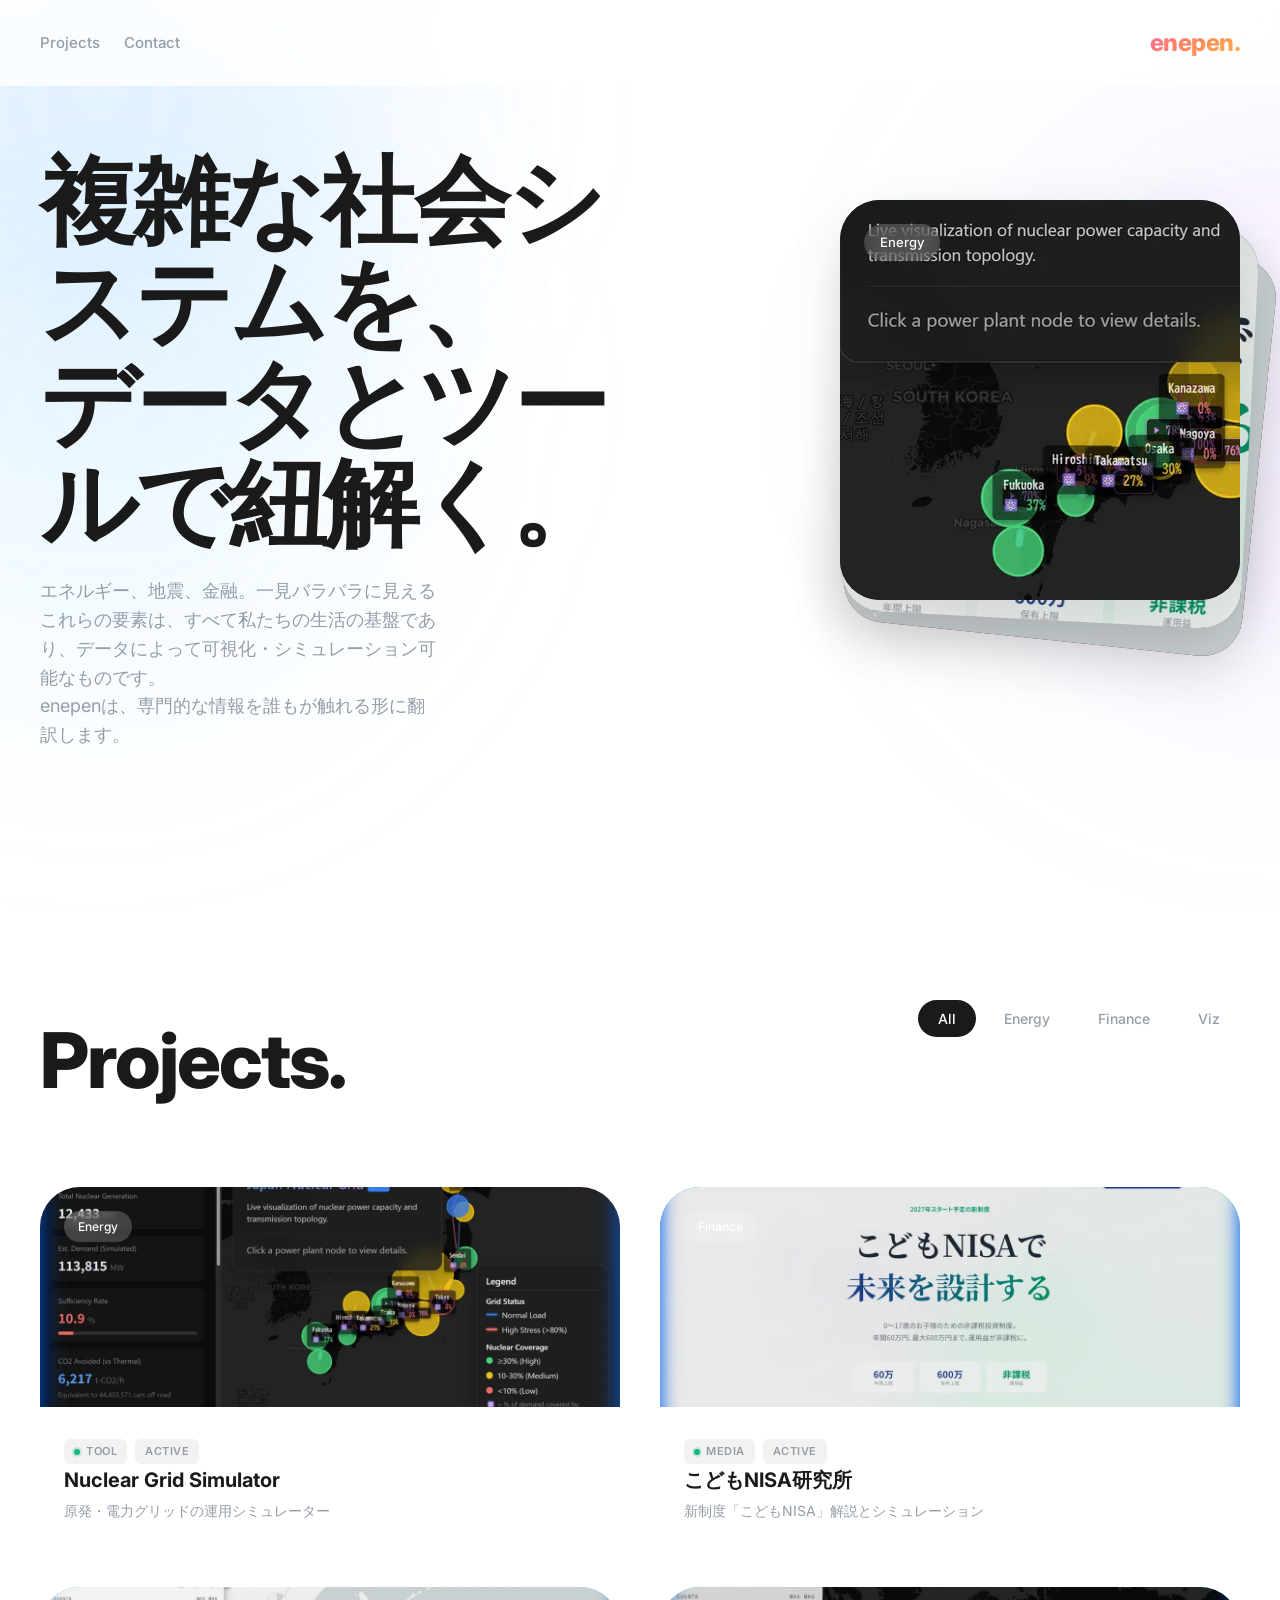
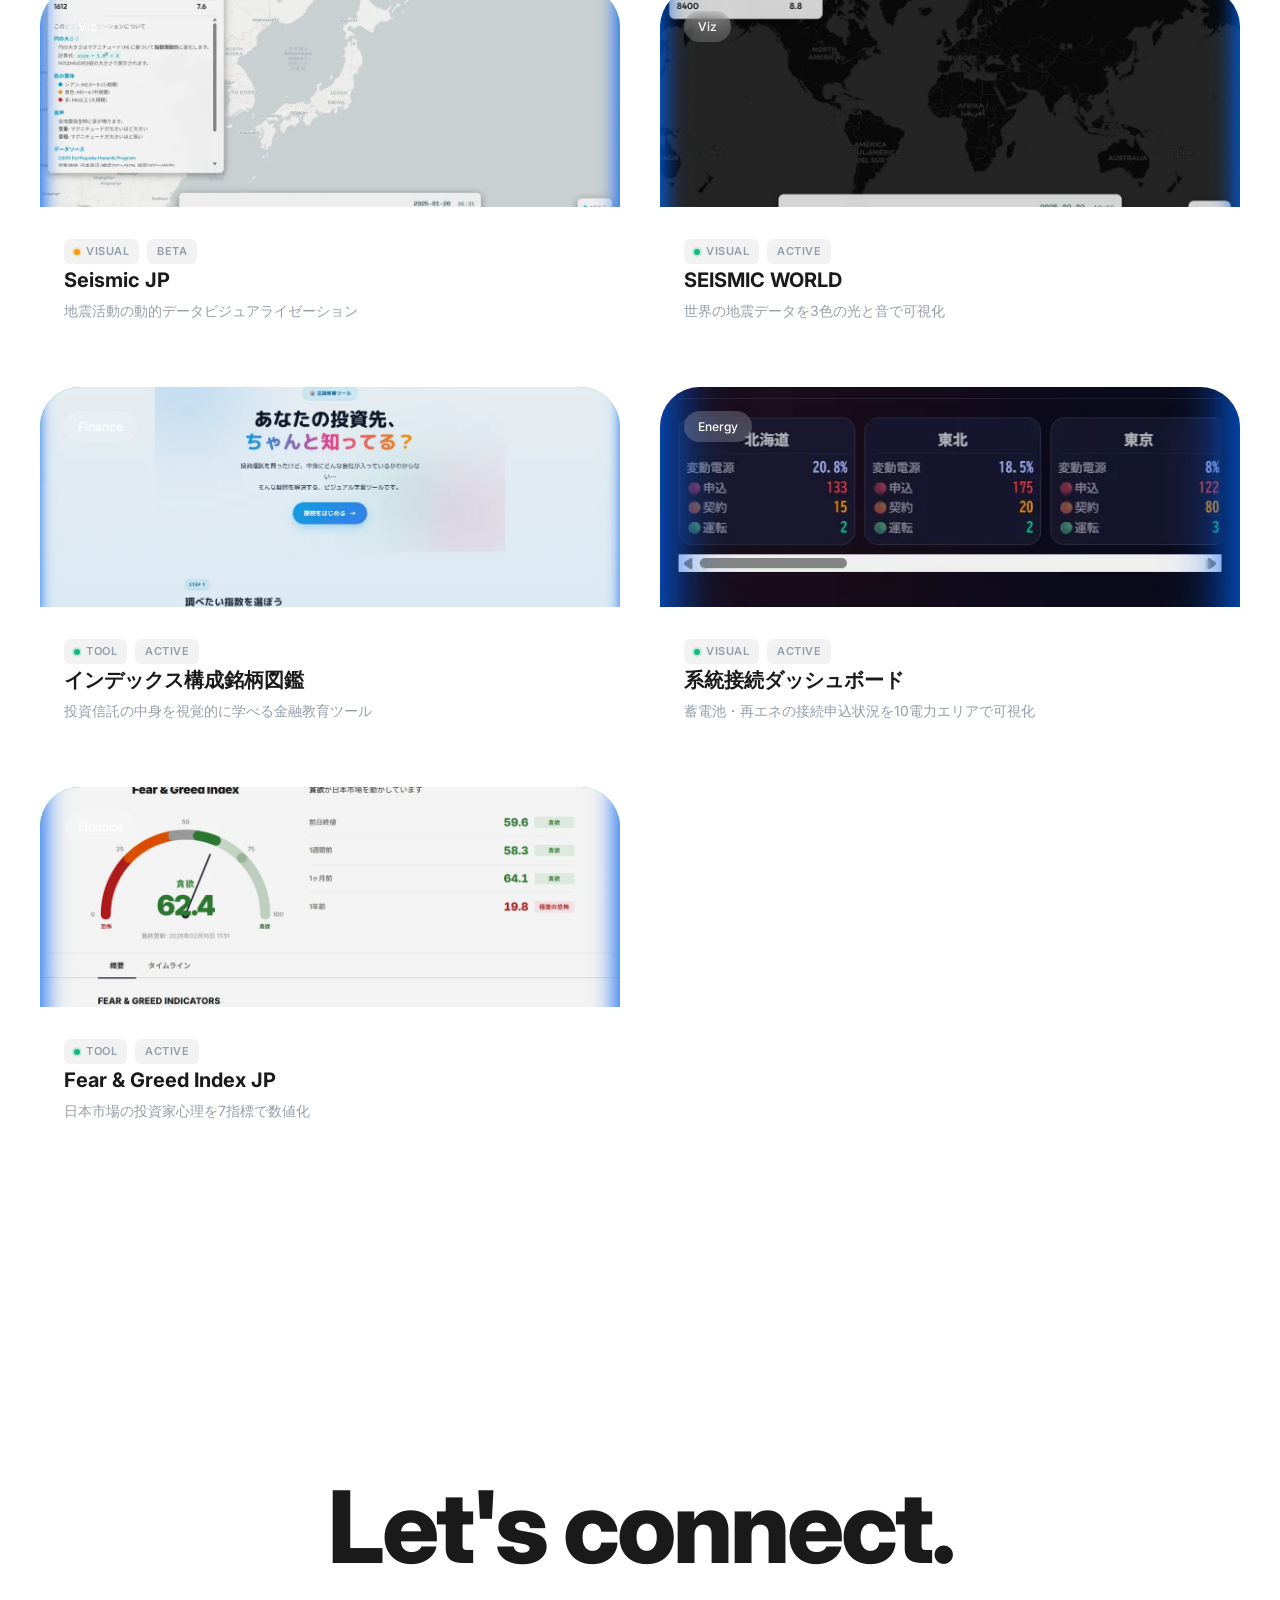
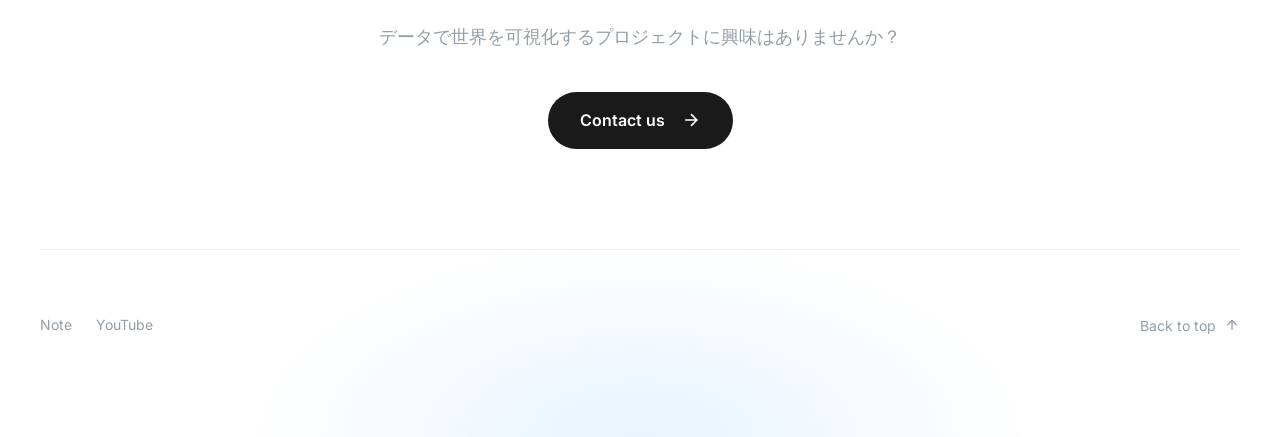
<file: index.html>
<!DOCTYPE html>
<html lang="ja">

<head>
    <meta charset="UTF-8">
    <meta name="viewport" content="width=device-width, initial-scale=1.0">
    <title>enepen｜エネルギー・地震・金融データの可視化ツール集</title>
    <meta name="description" content="複雑な社会システムを、データとツールで紐解く。原子力・電力系統シミュレーター、系統用蓄電池の接続状況、日本と世界の地震マップ、こどもNISA、Fear &amp; Greed Index JP（恐怖と貪欲指数）など、エネルギー・地震・金融の可視化ツールを無料で公開しています。">

    <!-- OGP Tags -->
    <meta property="og:title" content="enepen｜エネルギー・地震・金融データの可視化ツール集">
    <meta property="og:description" content="複雑な社会システムを、データとツールで紐解く。エネルギー、地震、金融などのインフラを可視化・シミュレーションします。">
    <meta property="og:type" content="website">
    <meta property="og:image" content="https://enepen.vercel.app/assets/ogp-image.jpg">
    <meta property="og:image:width" content="1200">
    <meta property="og:image:height" content="630">
    <meta property="og:image:alt" content="enepen. 複雑な社会システムを、データとツールで紐解く">
    <meta property="og:url" content="https://enepen.vercel.app/">
    <meta property="og:site_name" content="enepen">
    <meta property="og:locale" content="ja_JP">
    <meta name="twitter:card" content="summary_large_image">
    <meta name="twitter:image" content="https://enepen.vercel.app/assets/ogp-image.jpg">
    <meta name="twitter:title" content="enepen｜エネルギー・地震・金融データの可視化ツール集">
    <meta name="twitter:description" content="複雑な社会システムを、データとツールで紐解く">

    <link rel="canonical" href="https://enepen.vercel.app/">
    <script type="application/ld+json">{"@context": "https://schema.org", "@graph": [{"@type": "WebSite", "name": "enepen", "alternateName": "エネペン", "url": "https://enepen.vercel.app/", "inLanguage": "ja", "description": "複雑な社会システムを、データとツールで紐解く。原子力・電力系統シミュレーター、系統用蓄電池の接続状況、日本と世界の地震マップ、こどもNISA、Fear & Greed Index JP（恐怖と貪欲指数）など、エネルギー・地震・金融の可視化ツールを無料で公開しています。"}, {"@type": "Person", "name": "enepen", "url": "https://enepen.vercel.app/", "sameAs": ["https://note.com/enepen", "https://github.com/kyosinaga628-lab", "https://www.youtube.com/@ENEPENChan"]}, {"@type": "ItemList", "itemListElement": [{"@type": "ListItem", "position": 1, "url": "https://enepen.vercel.app/projects/nuclear-grid-sim.html"}, {"@type": "ListItem", "position": 2, "url": "https://enepen.vercel.app/projects/kodomo-nisa.html"}, {"@type": "ListItem", "position": 3, "url": "https://enepen.vercel.app/projects/seismic-jp.html"}, {"@type": "ListItem", "position": 4, "url": "https://enepen.vercel.app/projects/seismic-world.html"}, {"@type": "ListItem", "position": 5, "url": "https://enepen.vercel.app/projects/index-tracker.html"}, {"@type": "ListItem", "position": 6, "url": "https://enepen.vercel.app/projects/grid-connection.html"}, {"@type": "ListItem", "position": 7, "url": "https://enepen.vercel.app/projects/fear-greed.html"}]}]}</script>

    <!-- Fonts -->
    <link rel="preconnect" href="https://fonts.googleapis.com">
    <link rel="preconnect" href="https://fonts.gstatic.com" crossorigin>
    <link
        href="https://fonts.googleapis.com/css2?family=Inter:wght@300;400;500;600;700;800&family=Noto+Sans+JP:wght@300;400;500;700&display=swap"
        rel="stylesheet">
    <link rel="stylesheet" href="styles.css">

    <!-- Favicon -->
    <link rel="icon" type="image/svg+xml" href="favicon.svg">
    <link rel="icon" type="image/png" sizes="32x32" href="assets/favicon-32x32.png">
    <link rel="apple-touch-icon" href="assets/apple-touch-icon.png">
</head>

<body>

    <!-- Header -->
    <header class="header">
        <nav class="nav">
            <div class="nav-left">
                <a href="#projects" class="nav-link">Projects</a>
                <a href="#contact" class="nav-link">Contact</a>
            </div>
            <div class="nav-right">
                <a href="./" class="logo">enepen.</a>
            </div>
        </nav>
    </header>

    <!-- Ambient Glow Effects -->
    <div class="glow glow-top-left"></div>
    <div class="glow glow-top-right"></div>
    <div class="glow glow-bottom-left"></div>

    <!-- Hero Section -->
    <section class="hero">
        <div class="hero-content">
            <h1 class="hero-title">複雑な社会システムを、<br>データとツールで紐解く。</h1>
            <p class="hero-subtitle">
                エネルギー、地震、金融。一見バラバラに見えるこれらの要素は、すべて私たちの生活の基盤であり、データによって可視化・シミュレーション可能なものです。<br>
                enepenは、専門的な情報を誰もが触れる形に翻訳します。
            </p>
        </div>
        <div class="card-stack">
            <div class="stack-card card-1">
                <span class="card-tag">Energy</span>
                <div class="card-preview">
                    <img width="1200" height="618" fetchpriority="high" decoding="async" src="assets/screenshot-nuclear-grid.webp" alt="原子力発電所と電力系統のシミュレーター画面"
                       >
                </div>
            </div>
            <div class="stack-card card-2">
                <span class="card-tag">Finance</span>
                <div class="card-preview">
                    <img width="1200" height="618" loading="lazy" decoding="async" src="assets/screenshot-kodomo-nisa.webp" alt="こどもNISAシミュレーション画面"
                       >
                </div>
            </div>
            <div class="stack-card card-3">
                <span class="card-tag">Viz</span>
                <div class="card-preview">
                    <img width="1200" height="618" loading="lazy" decoding="async" src="assets/screenshot-seismic-jp.webp" alt="日本の地震活動マップ画面"
                       >
                </div>
            </div>
        </div>
    </section>

    <!-- Work Section -->
    <section class="work" id="projects">
        <div class="work-header">
            <h2 class="section-title">Projects.</h2>
            <div class="filters">
                <button class="filter-btn active" data-filter="all">All</button>
                <button class="filter-btn" data-filter="energy">Energy</button>
                <button class="filter-btn" data-filter="finance">Finance</button>
                <button class="filter-btn" data-filter="viz">Viz</button>
            </div>
        </div>
        <div class="projects-grid">
            <!-- Project 1: Energy -->
            <a href="projects/nuclear-grid-sim.html" class="project-card" data-category="energy">
                <div class="project-image project-image-energy">
                    <img width="1200" height="618" loading="lazy" decoding="async" src="assets/screenshot-nuclear-grid.webp" alt="Nuclear Grid Simulator：原発・電力グリッド運用シミュレーター" class="project-thumb">
                    <span class="project-tag">Energy</span>
                </div>
                <div class="project-info">
                    <div class="meta-badges">
                        <span class="meta-badge status-active"><span class="status-dot"></span>Tool</span>
                        <span class="meta-badge">Active</span>
                    </div>
                    <h3 class="project-title">Nuclear Grid Simulator</h3>
                    <p class="project-desc">原発・電力グリッドの運用シミュレーター</p>
                </div>
            </a>
            <!-- Project 2: Finance -->
            <a href="projects/kodomo-nisa.html" class="project-card" data-category="finance">
                <div class="project-image project-image-finance">
                    <span class="project-tag">Finance</span>
                    <img width="1200" height="618" loading="lazy" decoding="async" src="assets/screenshot-kodomo-nisa.webp" alt="こどもNISA研究所：こどもNISAの解説とシミュレーション" class="project-thumb">
                </div>
                <div class="project-info">
                    <div class="meta-badges">
                        <span class="meta-badge status-active"><span class="status-dot"></span>Media</span>
                        <span class="meta-badge">Active</span>
                    </div>
                    <h3 class="project-title">こどもNISA研究所</h3>
                    <p class="project-desc">新制度「こどもNISA」解説とシミュレーション</p>
                </div>
            </a>
            <!-- Project 3: Viz -->
            <a href="projects/seismic-jp.html" class="project-card" data-category="viz">
                <div class="project-image project-image-viz">
                    <span class="project-tag">Viz</span>
                    <img width="1200" height="618" loading="lazy" decoding="async" src="assets/screenshot-seismic-jp.webp" alt="Seismic JP：日本の地震活動の可視化マップ" class="project-thumb">
                </div>
                <div class="project-info">
                    <div class="meta-badges">
                        <span class="meta-badge status-beta"><span class="status-dot"></span>Visual</span>
                        <span class="meta-badge">Beta</span>
                    </div>
                    <h3 class="project-title">Seismic JP</h3>
                    <p class="project-desc">地震活動の動的データビジュアライゼーション</p>
                </div>
            </a>
            <!-- Project 4: Viz - SEISMIC WORLD -->
            <a href="projects/seismic-world.html" class="project-card" data-category="viz">
                <div class="project-image project-image-viz">
                    <span class="project-tag">Viz</span>
                    <img width="1200" height="670" loading="lazy" decoding="async" src="assets/screenshot-seismic-world.webp" alt="SEISMIC WORLD：世界の地震データの可視化" class="project-thumb">
                </div>
                <div class="project-info">
                    <div class="meta-badges">
                        <span class="meta-badge status-active"><span class="status-dot"></span>Visual</span>
                        <span class="meta-badge">Active</span>
                    </div>
                    <h3 class="project-title">SEISMIC WORLD</h3>
                    <p class="project-desc">世界の地震データを3色の光と音で可視化</p>
                </div>
            </a>
            <!-- Project 4: Finance - Index Tracker -->
            <a href="projects/index-tracker.html" class="project-card" data-category="finance">
                <div class="project-image project-image-finance">
                    <span class="project-tag">Finance</span>
                    <img width="1200" height="569" loading="lazy" decoding="async" src="assets/screenshot-index-tracker.webp" alt="インデックス構成銘柄図鑑：投資信託の構成銘柄を可視化"
                        class="project-thumb">
                </div>
                <div class="project-info">
                    <div class="meta-badges">
                        <span class="meta-badge status-active"><span class="status-dot"></span>Tool</span>
                        <span class="meta-badge">Active</span>
                    </div>
                    <h3 class="project-title">インデックス構成銘柄図鑑</h3>
                    <p class="project-desc">投資信託の中身を視覚的に学べる金融教育ツール</p>
                </div>
            </a>
            <!-- Project 5: Energy - Grid Connection Dashboard -->
            <a href="projects/grid-connection.html" class="project-card" data-category="energy">
                <div class="project-image project-image-energy">
                    <span class="project-tag">Energy</span>
                    <img width="627" height="902" loading="lazy" decoding="async" src="assets/screenshot-grid-connection.webp" alt="系統接続ダッシュボード：蓄電池・再エネの接続申込状況"
                        class="project-thumb">
                </div>
                <div class="project-info">
                    <div class="meta-badges">
                        <span class="meta-badge status-active"><span class="status-dot"></span>Visual</span>
                        <span class="meta-badge">Active</span>
                    </div>
                    <h3 class="project-title">系統接続ダッシュボード</h3>
                    <p class="project-desc">蓄電池・再エネの接続申込状況を10電力エリアで可視化</p>
                </div>
            </a>
            <!-- Project 7: Finance - Fear & Greed Index JP -->
            <a href="projects/fear-greed.html" class="project-card" data-category="finance">
                <div class="project-image project-image-finance">
                    <span class="project-tag">Finance</span>
                    <img width="1200" height="742" loading="lazy" decoding="async" src="assets/screenshot-fear-greed.webp" alt="Fear &amp; Greed Index JP：日本市場の恐怖と貪欲（強欲）指数"
                        class="project-thumb">
                </div>
                <div class="project-info">
                    <div class="meta-badges">
                        <span class="meta-badge status-active"><span class="status-dot"></span>Tool</span>
                        <span class="meta-badge">Active</span>
                    </div>
                    <h3 class="project-title">Fear & Greed Index JP</h3>
                    <p class="project-desc">日本市場の投資家心理を7指標で数値化</p>
                </div>
            </a>
        </div>
    </section>

    <!-- Footer Section -->
    <footer class="footer" id="contact">
        <div class="footer-content">
            <h2 class="footer-title">Let's connect.</h2>
            <p class="footer-subtitle">データで世界を可視化するプロジェクトに興味はありませんか？</p>
            <a href="mailto:enepen789@gmail.com" class="cta-button">
                Contact us
                <svg class="arrow-icon" viewBox="0 0 24 24" fill="none" stroke="currentColor" stroke-width="2">
                    <path d="M5 12h14M12 5l7 7-7 7" />
                </svg>
            </a>
        </div>
        <div class="footer-bottom">
            <div class="social-links">
                <a href="https://note.com/enepen" target="_blank" rel="noopener noreferrer" class="social-link">Note</a>
                <a href="https://www.youtube.com/@ENEPENChan" target="_blank" rel="noopener noreferrer"
                    class="social-link">YouTube</a>
            </div>
            <button class="back-to-top" id="backToTop">
                Back to top
                <svg class="arrow-up" viewBox="0 0 24 24" fill="none" stroke="currentColor" stroke-width="2">
                    <path d="M12 19V5M5 12l7-7 7 7" />
                </svg>
            </button>
        </div>
        <div class="footer-glow"></div>
    </footer>

    <script src="script.js"></script>
</body>

</html>
</file>
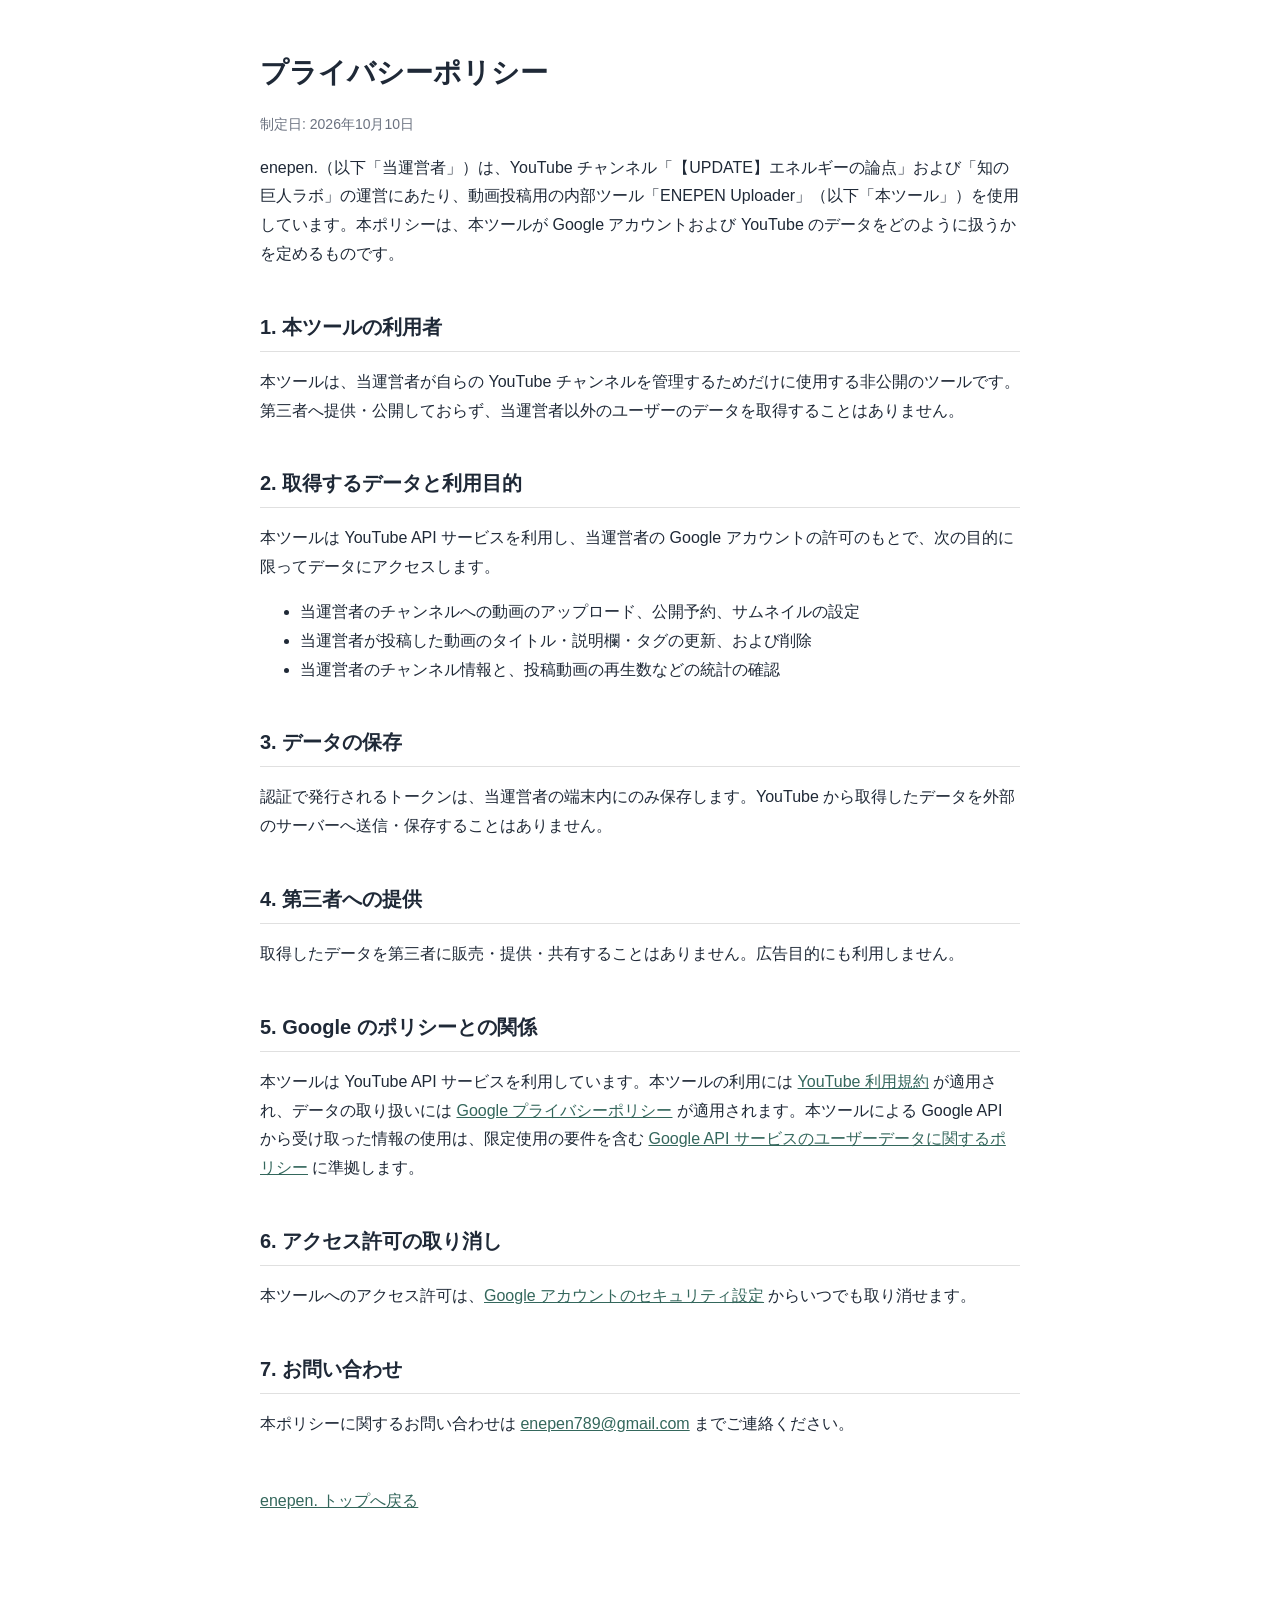
<file: privacy.html>
<!doctype html>
<html lang="ja">
<head>
<meta charset="utf-8">
<meta name="viewport" content="width=device-width, initial-scale=1">
<title>プライバシーポリシー | enepen.</title>
<style>
  body { margin: 0; background: #ffffff; color: #1f2937; font-family: "Hiragino Sans", "Noto Sans JP", "Yu Gothic", sans-serif; line-height: 1.8; }
  main { max-width: 760px; margin: 0 auto; padding: 48px 16px 80px; }
  h1 { font-size: 28px; margin: 0 0 8px; }
  h2 { font-size: 20px; margin: 40px 0 8px; padding-bottom: 6px; border-bottom: 1px solid rgba(0,0,0,0.12); }
  p, li { font-size: 16px; }
  .date { color: #6b7280; font-size: 14px; }
  a { color: #34675C; }
</style>
</head>
<body>
<main>
  <h1>プライバシーポリシー</h1>
  <p class="date">制定日: 2026年10月10日</p>

  <p>enepen.（以下「当運営者」）は、YouTube チャンネル「【UPDATE】エネルギーの論点」および「知の巨人ラボ」の運営にあたり、動画投稿用の内部ツール「ENEPEN Uploader」（以下「本ツール」）を使用しています。本ポリシーは、本ツールが Google アカウントおよび YouTube のデータをどのように扱うかを定めるものです。</p>

  <h2>1. 本ツールの利用者</h2>
  <p>本ツールは、当運営者が自らの YouTube チャンネルを管理するためだけに使用する非公開のツールです。第三者へ提供・公開しておらず、当運営者以外のユーザーのデータを取得することはありません。</p>

  <h2>2. 取得するデータと利用目的</h2>
  <p>本ツールは YouTube API サービスを利用し、当運営者の Google アカウントの許可のもとで、次の目的に限ってデータにアクセスします。</p>
  <ul>
    <li>当運営者のチャンネルへの動画のアップロード、公開予約、サムネイルの設定</li>
    <li>当運営者が投稿した動画のタイトル・説明欄・タグの更新、および削除</li>
    <li>当運営者のチャンネル情報と、投稿動画の再生数などの統計の確認</li>
  </ul>

  <h2>3. データの保存</h2>
  <p>認証で発行されるトークンは、当運営者の端末内にのみ保存します。YouTube から取得したデータを外部のサーバーへ送信・保存することはありません。</p>

  <h2>4. 第三者への提供</h2>
  <p>取得したデータを第三者に販売・提供・共有することはありません。広告目的にも利用しません。</p>

  <h2>5. Google のポリシーとの関係</h2>
  <p>本ツールは YouTube API サービスを利用しています。本ツールの利用には <a href="https://www.youtube.com/t/terms">YouTube 利用規約</a> が適用され、データの取り扱いには <a href="https://policies.google.com/privacy">Google プライバシーポリシー</a> が適用されます。本ツールによる Google API から受け取った情報の使用は、限定使用の要件を含む <a href="https://developers.google.com/terms/api-services-user-data-policy">Google API サービスのユーザーデータに関するポリシー</a> に準拠します。</p>

  <h2>6. アクセス許可の取り消し</h2>
  <p>本ツールへのアクセス許可は、<a href="https://myaccount.google.com/permissions">Google アカウントのセキュリティ設定</a> からいつでも取り消せます。</p>

  <h2>7. お問い合わせ</h2>
  <p>本ポリシーに関するお問い合わせは <a href="mailto:enepen789@gmail.com">enepen789@gmail.com</a> までご連絡ください。</p>

  <p style="margin-top:48px"><a href="/">enepen. トップへ戻る</a></p>
</main>
</body>
</html>
</file>
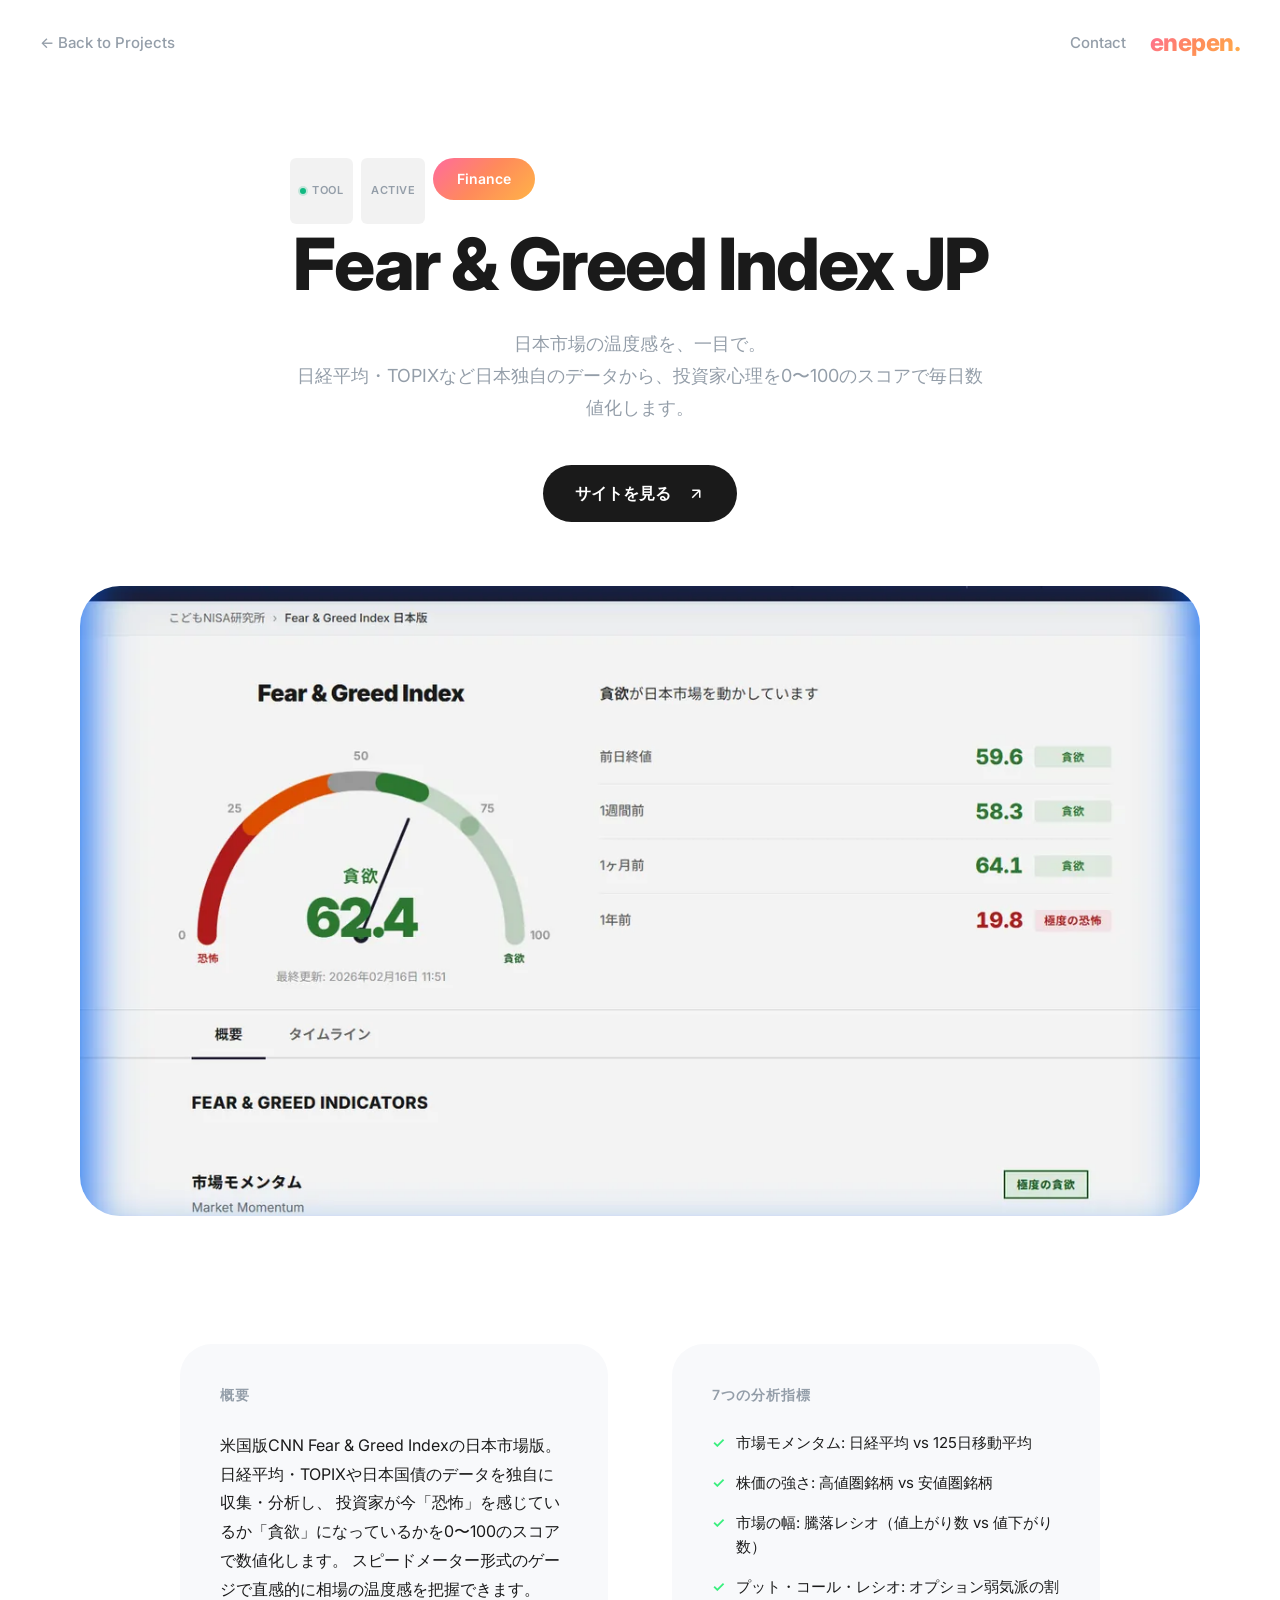
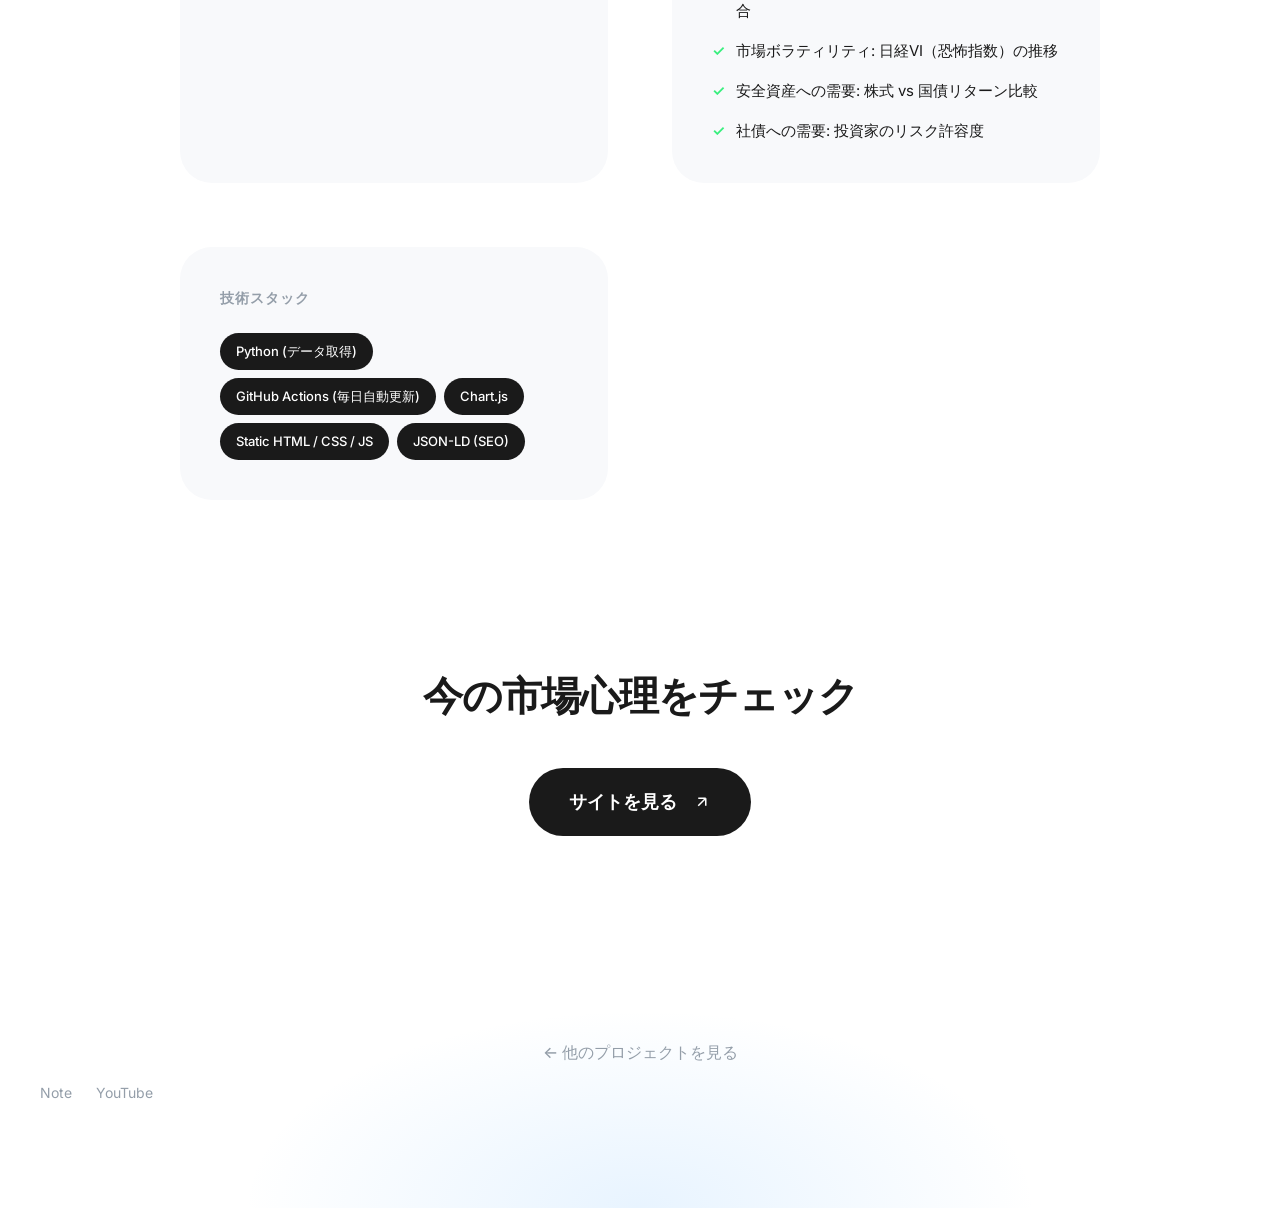
<file: projects/fear-greed.html>
<!DOCTYPE html>
<html lang="ja">

<head>
    <meta charset="UTF-8">
    <meta name="viewport" content="width=device-width, initial-scale=1.0">
    <title>Fear &amp; Greed Index JP｜日本株の恐怖と貪欲（強欲）指数（毎日更新） - enepen</title>
    <meta name="description" content="日本市場専用のFear & Greed Index（恐怖と貪欲指数・強欲指数）。7つの指標から投資家心理を0〜100のスコアで数値化し、毎日自動更新。">
    <meta property="og:title" content="Fear &amp; Greed Index JP｜日本株の恐怖と貪欲（強欲）指数（毎日更新） - enepen">
    <meta property="og:description" content="日本市場専用のFear & Greed Index。7つの指標から投資家心理を数値化。">
    <meta property="og:type" content="website">
    <link rel="canonical" href="https://enepen.vercel.app/projects/fear-greed.html">
    <meta property="og:url" content="https://enepen.vercel.app/projects/fear-greed.html">
    <meta property="og:image" content="https://enepen.vercel.app/assets/screenshot-fear-greed.png">
    <meta property="og:site_name" content="enepen">
    <meta property="og:locale" content="ja_JP">
    <meta name="twitter:card" content="summary_large_image">
    <meta name="twitter:title" content="Fear &amp; Greed Index JP｜日本株の恐怖と貪欲（強欲）指数（毎日更新） - enepen">
    <meta name="twitter:description" content="日本市場専用のFear &amp; Greed Index（恐怖と貪欲指数・強欲指数）。7つの指標から投資家心理を0〜100のスコアで数値化し、毎日自動更新。">
    <meta name="twitter:image" content="https://enepen.vercel.app/assets/screenshot-fear-greed.png">
    <script type="application/ld+json">{"@context": "https://schema.org", "@graph": [{"@type": "WebApplication", "name": "Fear & Greed Index JP", "description": "日本市場専用のFear & Greed Index（恐怖と貪欲指数・強欲指数）。7つの指標から投資家心理を0〜100のスコアで数値化し、毎日自動更新。", "url": "https://www.kodomo-nisa.jp/fear-greed", "applicationCategory": "FinanceApplication", "operatingSystem": "Web", "inLanguage": "ja", "image": "https://enepen.vercel.app/assets/screenshot-fear-greed.png", "offers": {"@type": "Offer", "price": "0", "priceCurrency": "JPY"}, "author": {"@type": "Person", "name": "enepen", "url": "https://enepen.vercel.app/"}}, {"@type": "BreadcrumbList", "itemListElement": [{"@type": "ListItem", "position": 1, "name": "enepen", "item": "https://enepen.vercel.app/"}, {"@type": "ListItem", "position": 2, "name": "Fear & Greed Index JP", "item": "https://enepen.vercel.app/projects/fear-greed.html"}]}]}</script>
    <link rel="preconnect" href="https://fonts.googleapis.com">
    <link rel="preconnect" href="https://fonts.gstatic.com" crossorigin>
    <link
        href="https://fonts.googleapis.com/css2?family=Inter:wght@300;400;500;600;700;800&family=Noto+Sans+JP:wght@300;400;500;700&display=swap"
        rel="stylesheet">
    <link rel="stylesheet" href="../styles.css">
    <link rel="icon" type="image/svg+xml" href="../favicon.svg">
    <link rel="icon" type="image/png" sizes="32x32" href="../assets/favicon-32x32.png">
    <link rel="apple-touch-icon" href="../assets/apple-touch-icon.png">
</head>

<body>
    <header class="header">
        <nav class="nav">
            <div class="nav-left">
                <a href="../index.html" class="nav-link">← Back to Projects</a>
            </div>
            <div class="nav-right">
                <a href="../index.html#contact" class="nav-link">Contact</a>
                <a href="../index.html" class="logo">enepen.</a>
            </div>
        </nav>
    </header>

    <section class="project-hero">
        <div class="project-hero-content">
            <div class="meta-badges">
                <span class="meta-badge status-active"><span class="status-dot"></span>Tool</span>
                <span class="meta-badge">Active</span>
                <span class="project-category-tag">Finance</span>
            </div>
            <h1 class="project-main-title">Fear & Greed Index JP</h1>
            <p class="project-main-desc">
                日本市場の温度感を、一目で。<br>
                日経平均・TOPIXなど日本独自のデータから、投資家心理を0〜100のスコアで毎日数値化します。
            </p>
            <a href="https://www.kodomo-nisa.jp/fear-greed" target="_blank" rel="noopener noreferrer"
                class="demo-button">
                サイトを見る
                <svg class="arrow-icon" viewBox="0 0 24 24" fill="none" stroke="currentColor" stroke-width="2">
                    <path d="M7 17L17 7M17 7H7M17 7V17" />
                </svg>
            </a>
        </div>
    </section>

    <section class="project-visual">
        <div class="project-mockup">
            <img width="1200" height="742" fetchpriority="high" decoding="async" src="../assets/screenshot-fear-greed.webp" alt="Fear & Greed Index JP（日本株版 恐怖と貪欲指数）のダッシュボード画面" class="detail-thumb">
        </div>
    </section>

    <section class="project-details">
        <div class="details-grid">
            <div class="details-section">
                <h2 class="details-title">概要</h2>
                <p class="details-text">
                    米国版CNN Fear & Greed Indexの日本市場版。日経平均・TOPIXや日本国債のデータを独自に収集・分析し、
                    投資家が今「恐怖」を感じているか「貪欲」になっているかを0〜100のスコアで数値化します。
                    スピードメーター形式のゲージで直感的に相場の温度感を把握できます。
                </p>
            </div>
            <div class="details-section">
                <h2 class="details-title">7つの分析指標</h2>
                <ul class="feature-list">
                    <li>市場モメンタム: 日経平均 vs 125日移動平均</li>
                    <li>株価の強さ: 高値圏銘柄 vs 安値圏銘柄</li>
                    <li>市場の幅: 騰落レシオ（値上がり数 vs 値下がり数）</li>
                    <li>プット・コール・レシオ: オプション弱気派の割合</li>
                    <li>市場ボラティリティ: 日経VI（恐怖指数）の推移</li>
                    <li>安全資産への需要: 株式 vs 国債リターン比較</li>
                    <li>社債への需要: 投資家のリスク許容度</li>
                </ul>
            </div>
            <div class="details-section">
                <h2 class="details-title">技術スタック</h2>
                <div class="tech-tags">
                    <span class="tech-tag">Python (データ取得)</span>
                    <span class="tech-tag">GitHub Actions (毎日自動更新)</span>
                    <span class="tech-tag">Chart.js</span>
                    <span class="tech-tag">Static HTML / CSS / JS</span>
                    <span class="tech-tag">JSON-LD (SEO)</span>
                </div>
            </div>
        </div>
    </section>

    <section class="project-cta">
        <h2 class="cta-title">今の市場心理をチェック</h2>
        <div class="cta-buttons">
            <a href="https://www.kodomo-nisa.jp/fear-greed" target="_blank" rel="noopener noreferrer"
                class="demo-button large">
                サイトを見る
                <svg class="arrow-icon" viewBox="0 0 24 24" fill="none" stroke="currentColor" stroke-width="2">
                    <path d="M7 17L17 7M17 7H7M17 7V17" />
                </svg>
            </a>
        </div>
    </section>

    <footer class="footer project-footer">
        <div class="footer-content">
            <a href="../index.html" class="back-link">← 他のプロジェクトを見る</a>
            <div class="social-links" style="margin-top: 1rem;">
                <a href="https://note.com/enepen" target="_blank" rel="noopener noreferrer" class="social-link">Note</a>
                <a href="https://www.youtube.com/@ENEPENChan" target="_blank" rel="noopener noreferrer"
                    class="social-link">YouTube</a>
            </div>
        </div>
        <div class="footer-glow"></div>
    </footer>

    <script src="../script.js"></script>
</body>

</html>
</file>
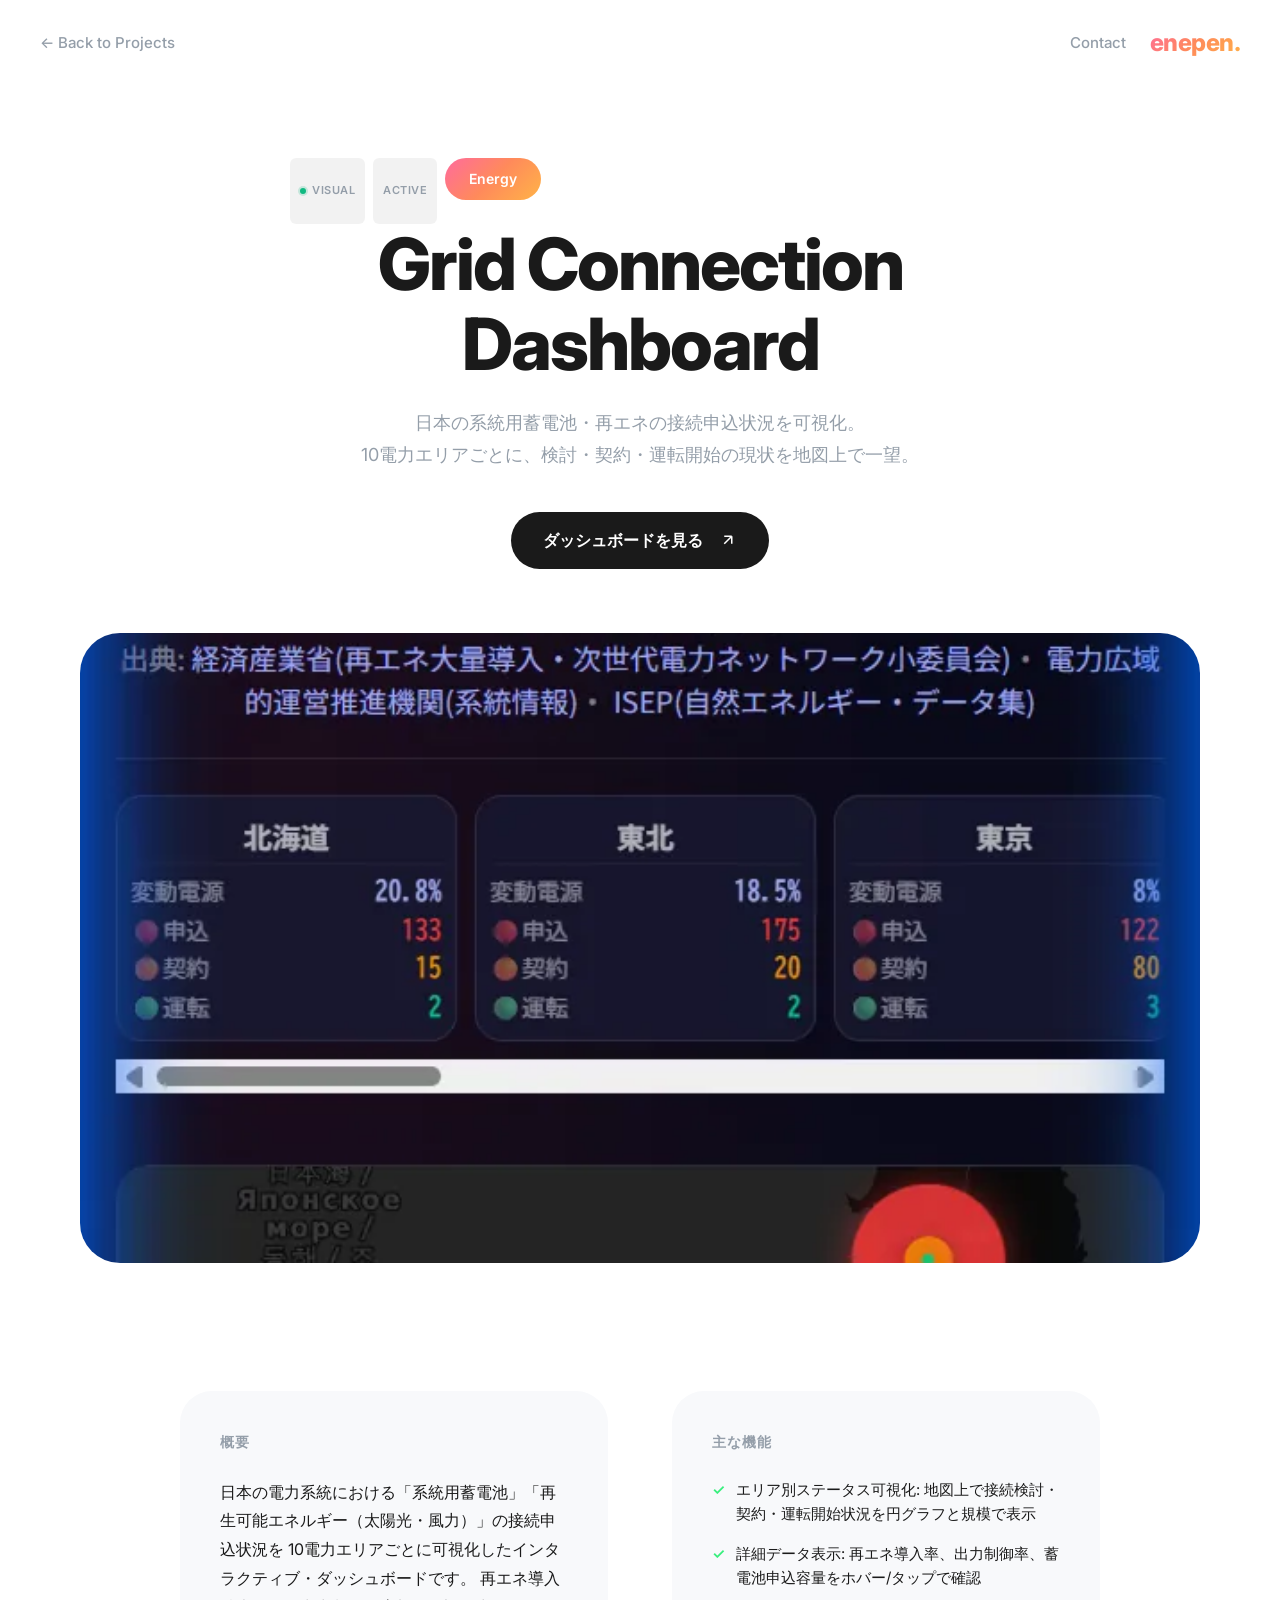
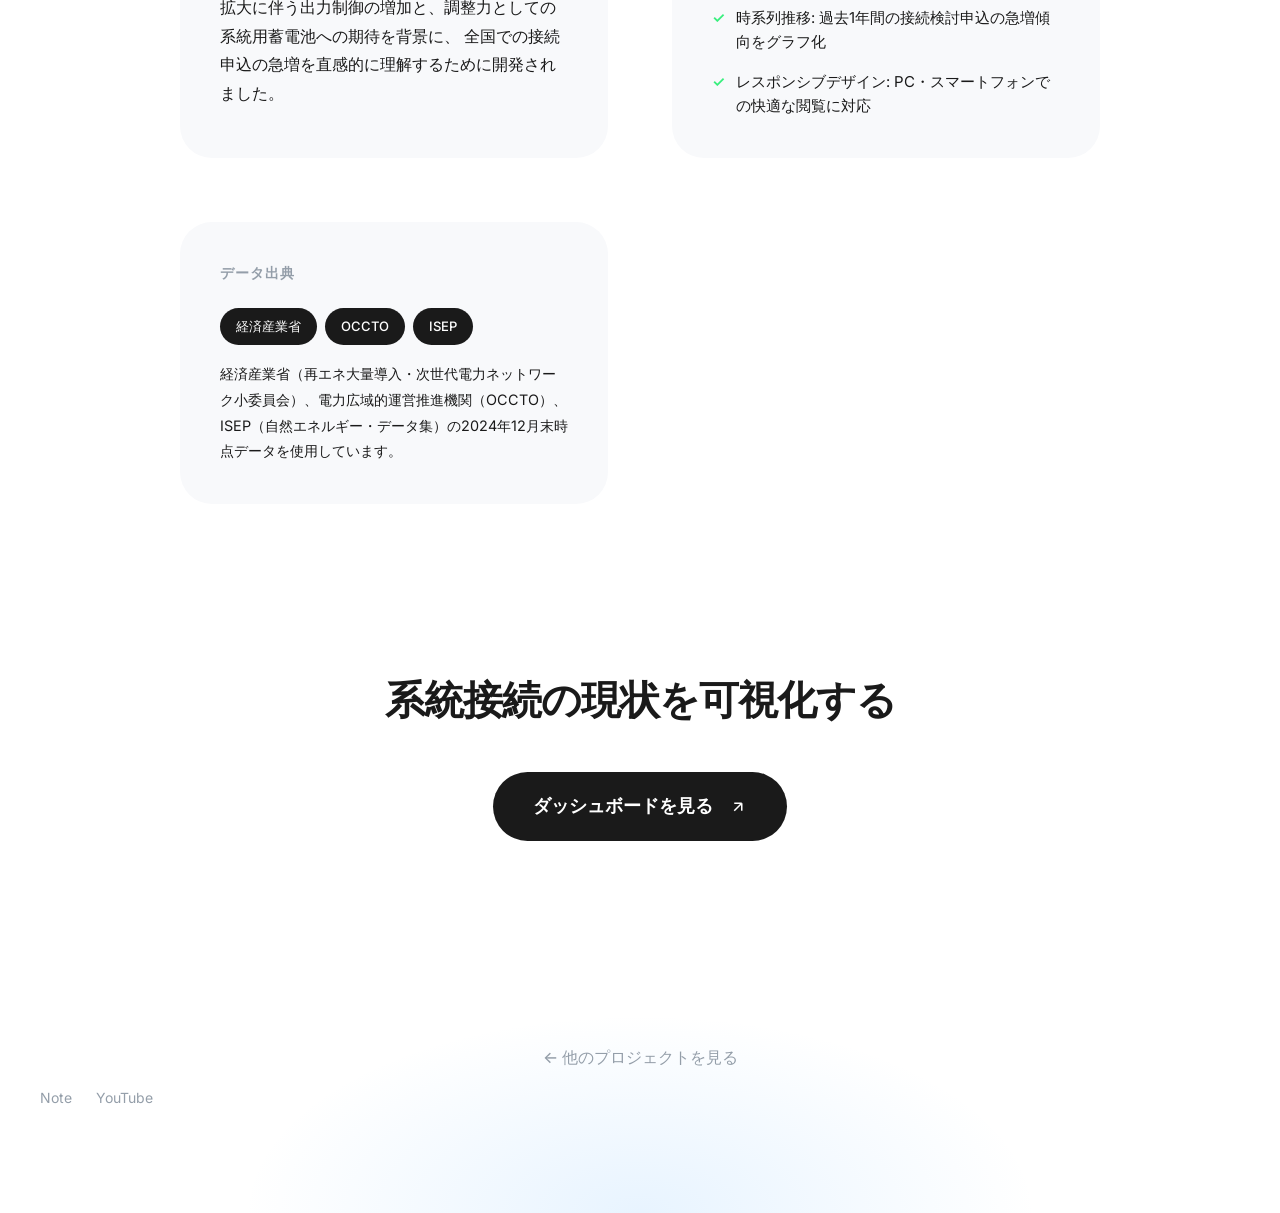
<file: projects/grid-connection.html>
<!DOCTYPE html>
<html lang="ja">

<head>
    <meta charset="UTF-8">
    <meta name="viewport" content="width=device-width, initial-scale=1.0">
    <title>系統接続ダッシュボード｜系統用蓄電池・再エネの接続検討状況を可視化 - enepen</title>
    <meta name="description" content="日本の系統接続検討状況ダッシュボード。系統用蓄電池・再生可能エネルギーの接続申込状況を10電力エリアごとに可視化。">
    <meta property="og:title" content="系統接続ダッシュボード｜系統用蓄電池・再エネの接続検討状況を可視化 - enepen">
    <meta property="og:description" content="日本の系統用蓄電池・再エネの接続申込状況を10電力エリアごとに可視化したインタラクティブ・ダッシュボード">
    <meta property="og:type" content="website">
    <link rel="canonical" href="https://enepen.vercel.app/projects/grid-connection.html">
    <meta property="og:url" content="https://enepen.vercel.app/projects/grid-connection.html">
    <meta property="og:image" content="https://enepen.vercel.app/assets/screenshot-grid-connection.png">
    <meta property="og:site_name" content="enepen">
    <meta property="og:locale" content="ja_JP">
    <meta name="twitter:card" content="summary_large_image">
    <meta name="twitter:title" content="系統接続ダッシュボード｜系統用蓄電池・再エネの接続検討状況を可視化 - enepen">
    <meta name="twitter:description" content="日本の系統接続検討状況ダッシュボード。系統用蓄電池・再生可能エネルギーの接続申込状況を10電力エリアごとに可視化。">
    <meta name="twitter:image" content="https://enepen.vercel.app/assets/screenshot-grid-connection.png">
    <script type="application/ld+json">{"@context": "https://schema.org", "@graph": [{"@type": "WebApplication", "name": "Grid Connection Dashboard", "description": "日本の系統接続検討状況ダッシュボード。系統用蓄電池・再生可能エネルギーの接続申込状況を10電力エリアごとに可視化。", "url": "https://grid-connection-dashboard.vercel.app/", "applicationCategory": "BusinessApplication", "operatingSystem": "Web", "inLanguage": "ja", "image": "https://enepen.vercel.app/assets/screenshot-grid-connection.png", "offers": {"@type": "Offer", "price": "0", "priceCurrency": "JPY"}, "author": {"@type": "Person", "name": "enepen", "url": "https://enepen.vercel.app/"}}, {"@type": "BreadcrumbList", "itemListElement": [{"@type": "ListItem", "position": 1, "name": "enepen", "item": "https://enepen.vercel.app/"}, {"@type": "ListItem", "position": 2, "name": "系統接続ダッシュボード", "item": "https://enepen.vercel.app/projects/grid-connection.html"}]}]}</script>
    <link rel="preconnect" href="https://fonts.googleapis.com">
    <link rel="preconnect" href="https://fonts.gstatic.com" crossorigin>
    <link
        href="https://fonts.googleapis.com/css2?family=Inter:wght@300;400;500;600;700;800&family=Noto+Sans+JP:wght@300;400;500;700&display=swap"
        rel="stylesheet">
    <link rel="stylesheet" href="../styles.css">
    <link rel="icon" type="image/svg+xml" href="../favicon.svg">
    <link rel="icon" type="image/png" sizes="32x32" href="../assets/favicon-32x32.png">
    <link rel="apple-touch-icon" href="../assets/apple-touch-icon.png">
</head>

<body>
    <header class="header">
        <nav class="nav">
            <div class="nav-left">
                <a href="../index.html" class="nav-link">← Back to Projects</a>
            </div>
            <div class="nav-right">
                <a href="../index.html#contact" class="nav-link">Contact</a>
                <a href="../index.html" class="logo">enepen.</a>
            </div>
        </nav>
    </header>

    <section class="project-hero">
        <div class="project-hero-content">
            <div class="meta-badges">
                <span class="meta-badge status-active"><span class="status-dot"></span>Visual</span>
                <span class="meta-badge">Active</span>
                <span class="project-category-tag">Energy</span>
            </div>
            <h1 class="project-main-title">Grid Connection Dashboard</h1>
            <p class="project-main-desc">
                日本の系統用蓄電池・再エネの接続申込状況を可視化。<br>
                10電力エリアごとに、検討・契約・運転開始の現状を地図上で一望。
            </p>
            <a href="https://grid-connection-dashboard.vercel.app/" target="_blank" rel="noopener noreferrer"
                class="demo-button">
                ダッシュボードを見る
                <svg class="arrow-icon" viewBox="0 0 24 24" fill="none" stroke="currentColor" stroke-width="2">
                    <path d="M7 17L17 7M17 7H7M17 7V17" />
                </svg>
            </a>
        </div>
    </section>

    <section class="project-visual">
        <div class="project-mockup">
            <img width="627" height="902" fetchpriority="high" decoding="async" src="../assets/screenshot-grid-connection.webp" alt="系統用蓄電池・再生可能エネルギーの系統接続状況ダッシュボード画面" class="detail-thumb">
        </div>
    </section>

    <section class="project-details">
        <div class="details-grid">
            <div class="details-section">
                <h2 class="details-title">概要</h2>
                <p class="details-text">
                    日本の電力系統における「系統用蓄電池」「再生可能エネルギー（太陽光・風力）」の接続申込状況を
                    10電力エリアごとに可視化したインタラクティブ・ダッシュボードです。
                    再エネ導入拡大に伴う出力制御の増加と、調整力としての系統用蓄電池への期待を背景に、
                    全国での接続申込の急増を直感的に理解するために開発されました。
                </p>
            </div>
            <div class="details-section">
                <h2 class="details-title">主な機能</h2>
                <ul class="feature-list">
                    <li>エリア別ステータス可視化: 地図上で接続検討・契約・運転開始状況を円グラフと規模で表示</li>
                    <li>詳細データ表示: 再エネ導入率、出力制御率、蓄電池申込容量をホバー/タップで確認</li>
                    <li>時系列推移: 過去1年間の接続検討申込の急増傾向をグラフ化</li>
                    <li>レスポンシブデザイン: PC・スマートフォンでの快適な閲覧に対応</li>
                </ul>
            </div>
            <div class="details-section">
                <h2 class="details-title">データ出典</h2>
                <div class="tech-tags">
                    <span class="tech-tag">経済産業省</span>
                    <span class="tech-tag">OCCTO</span>
                    <span class="tech-tag">ISEP</span>
                </div>
                <p class="details-text" style="margin-top: 1rem; font-size: 0.9em;">
                    経済産業省（再エネ大量導入・次世代電力ネットワーク小委員会）、電力広域的運営推進機関（OCCTO）、
                    ISEP（自然エネルギー・データ集）の2024年12月末時点データを使用しています。
                </p>
            </div>
        </div>
    </section>

    <section class="project-cta">
        <h2 class="cta-title">系統接続の現状を可視化する</h2>
        <div class="cta-buttons">
            <a href="https://grid-connection-dashboard.vercel.app/" target="_blank" rel="noopener noreferrer"
                class="demo-button large">
                ダッシュボードを見る
                <svg class="arrow-icon" viewBox="0 0 24 24" fill="none" stroke="currentColor" stroke-width="2">
                    <path d="M7 17L17 7M17 7H7M17 7V17" />
                </svg>
            </a>
        </div>
    </section>

    <footer class="footer project-footer">
        <div class="footer-content">
            <a href="../index.html" class="back-link">← 他のプロジェクトを見る</a>
            <div class="social-links" style="margin-top: 1rem;">
                <a href="https://note.com/enepen" target="_blank" rel="noopener noreferrer" class="social-link">Note</a>
                <a href="https://www.youtube.com/@ENEPENChan" target="_blank" rel="noopener noreferrer"
                    class="social-link">YouTube</a>
            </div>
        </div>
        <div class="footer-glow"></div>
    </footer>

    <script src="../script.js"></script>
</body>

</html>
</file>
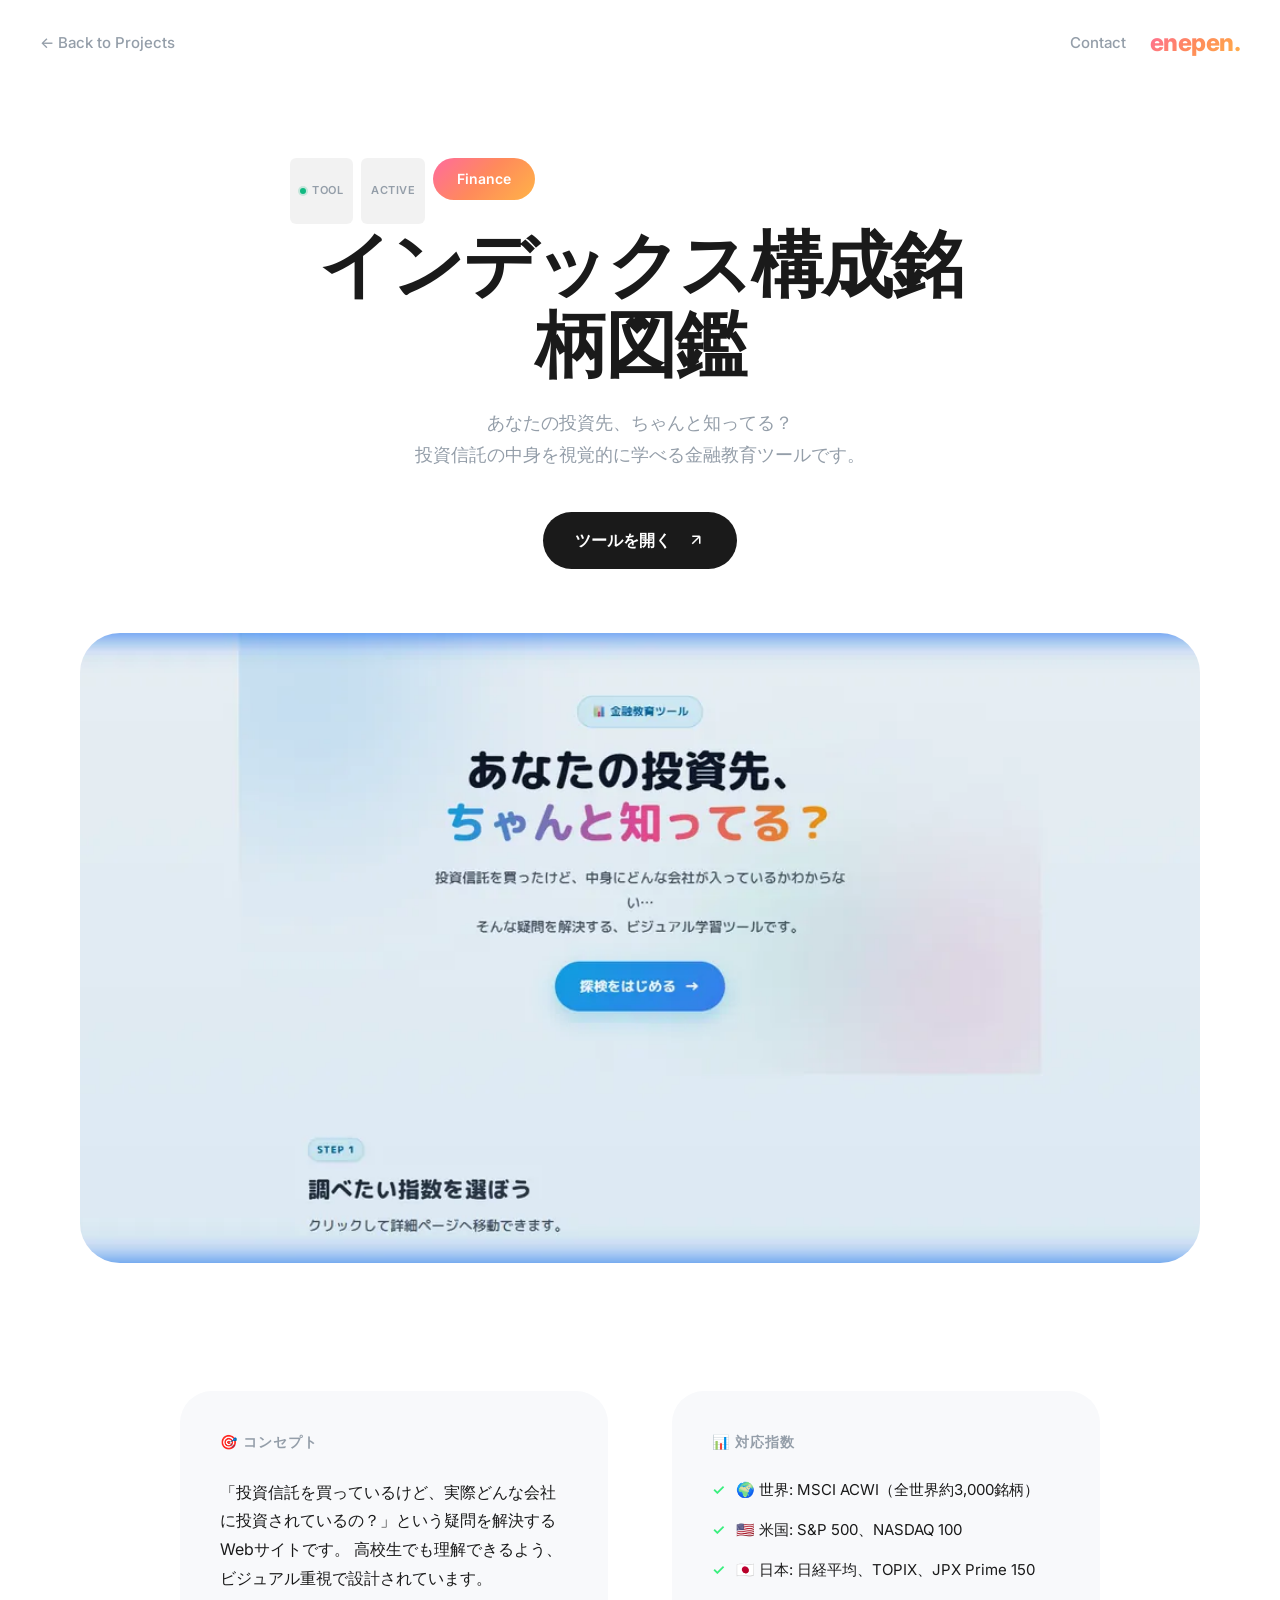
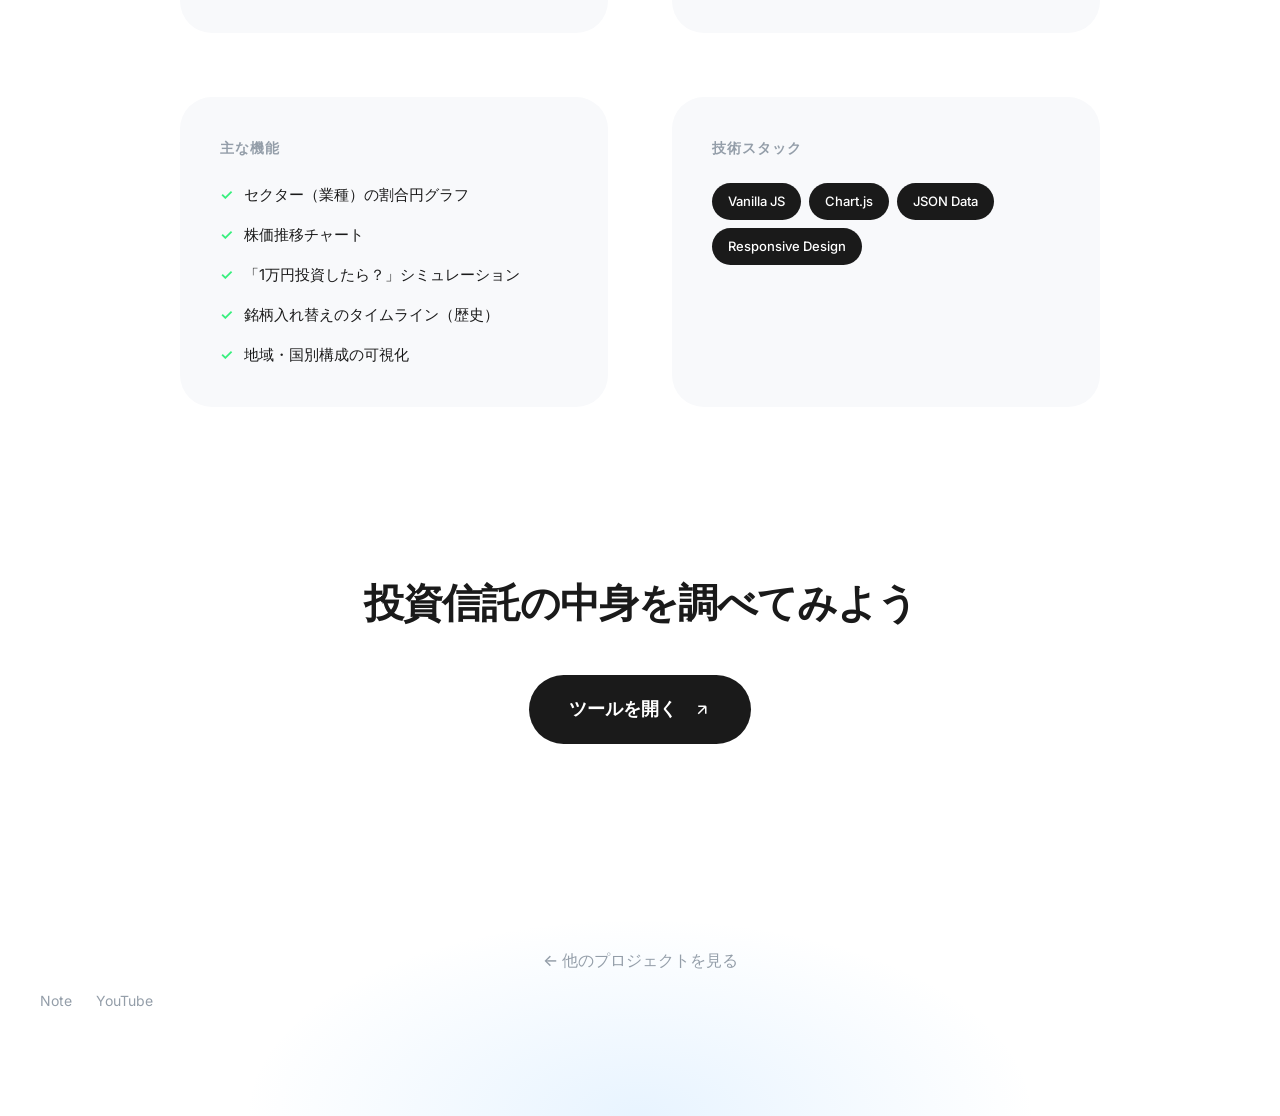
<file: projects/index-tracker.html>
<!DOCTYPE html>
<html lang="ja">

<head>
    <meta charset="UTF-8">
    <meta name="viewport" content="width=device-width, initial-scale=1.0">
    <title>インデックス構成銘柄図鑑｜投資信託・インデックスの中身を見える化 - enepen</title>
    <meta name="description" content="投資信託の中身を視覚的に学べる金融教育ツール。高校生でも理解できるビジュアル重視の設計。">
    <meta property="og:title" content="インデックス構成銘柄図鑑｜投資信託・インデックスの中身を見える化 - enepen">
    <meta property="og:description" content="投資信託の中身を視覚的に学べる金融教育ツール">
    <meta property="og:type" content="website">
    <link rel="canonical" href="https://enepen.vercel.app/projects/index-tracker.html">
    <meta property="og:url" content="https://enepen.vercel.app/projects/index-tracker.html">
    <meta property="og:image" content="https://enepen.vercel.app/assets/screenshot-index-tracker.png">
    <meta property="og:site_name" content="enepen">
    <meta property="og:locale" content="ja_JP">
    <meta name="twitter:card" content="summary_large_image">
    <meta name="twitter:title" content="インデックス構成銘柄図鑑｜投資信託・インデックスの中身を見える化 - enepen">
    <meta name="twitter:description" content="投資信託の中身を視覚的に学べる金融教育ツール。高校生でも理解できるビジュアル重視の設計。">
    <meta name="twitter:image" content="https://enepen.vercel.app/assets/screenshot-index-tracker.png">
    <script type="application/ld+json">{"@context": "https://schema.org", "@graph": [{"@type": "WebApplication", "name": "インデックス構成銘柄図鑑", "description": "投資信託の中身を視覚的に学べる金融教育ツール。高校生でも理解できるビジュアル重視の設計。", "url": "https://index-constituents-tracker.vercel.app/", "applicationCategory": "EducationalApplication", "operatingSystem": "Web", "inLanguage": "ja", "image": "https://enepen.vercel.app/assets/screenshot-index-tracker.png", "offers": {"@type": "Offer", "price": "0", "priceCurrency": "JPY"}, "author": {"@type": "Person", "name": "enepen", "url": "https://enepen.vercel.app/"}}, {"@type": "BreadcrumbList", "itemListElement": [{"@type": "ListItem", "position": 1, "name": "enepen", "item": "https://enepen.vercel.app/"}, {"@type": "ListItem", "position": 2, "name": "インデックス構成銘柄図鑑", "item": "https://enepen.vercel.app/projects/index-tracker.html"}]}]}</script>
    <link rel="preconnect" href="https://fonts.googleapis.com">
    <link rel="preconnect" href="https://fonts.gstatic.com" crossorigin>
    <link
        href="https://fonts.googleapis.com/css2?family=Inter:wght@300;400;500;600;700;800&family=Noto+Sans+JP:wght@300;400;500;700&display=swap"
        rel="stylesheet">
    <link rel="stylesheet" href="../styles.css">
    <link rel="icon" type="image/svg+xml" href="../favicon.svg">
    <link rel="icon" type="image/png" sizes="32x32" href="../assets/favicon-32x32.png">
    <link rel="apple-touch-icon" href="../assets/apple-touch-icon.png">
</head>

<body>
    <header class="header">
        <nav class="nav">
            <div class="nav-left">
                <a href="../index.html" class="nav-link">← Back to Projects</a>
            </div>
            <div class="nav-right">
                <a href="../index.html#contact" class="nav-link">Contact</a>
                <a href="../index.html" class="logo">enepen.</a>
            </div>
        </nav>
    </header>

    <section class="project-hero">
        <div class="project-hero-content">
            <div class="meta-badges">
                <span class="meta-badge status-active"><span class="status-dot"></span>Tool</span>
                <span class="meta-badge">Active</span>
                <span class="project-category-tag">Finance</span>
            </div>
            <h1 class="project-main-title">インデックス構成銘柄図鑑</h1>
            <p class="project-main-desc">
                あなたの投資先、ちゃんと知ってる？<br>
                投資信託の中身を視覚的に学べる金融教育ツールです。
            </p>
            <a href="https://index-constituents-tracker.vercel.app/" target="_blank" rel="noopener noreferrer"
                class="demo-button">
                ツールを開く
                <svg class="arrow-icon" viewBox="0 0 24 24" fill="none" stroke="currentColor" stroke-width="2">
                    <path d="M7 17L17 7M17 7H7M17 7V17" />
                </svg>
            </a>
        </div>
    </section>

    <section class="project-visual">
        <div class="project-mockup">
            <img width="1200" height="569" fetchpriority="high" decoding="async" src="../assets/screenshot-index-tracker.webp" alt="インデックス構成銘柄図鑑（投資信託の構成銘柄を可視化）の画面" class="detail-thumb">
        </div>
    </section>

    <section class="project-details">
        <div class="details-grid">
            <div class="details-section">
                <h2 class="details-title">🎯 コンセプト</h2>
                <p class="details-text">
                    「投資信託を買っているけど、実際どんな会社に投資されているの？」という疑問を解決するWebサイトです。
                    高校生でも理解できるよう、ビジュアル重視で設計されています。
                </p>
            </div>
            <div class="details-section">
                <h2 class="details-title">📊 対応指数</h2>
                <ul class="feature-list">
                    <li>🌍 世界: MSCI ACWI（全世界約3,000銘柄）</li>
                    <li>🇺🇸 米国: S&P 500、NASDAQ 100</li>
                    <li>🇯🇵 日本: 日経平均、TOPIX、JPX Prime 150</li>
                </ul>
            </div>
            <div class="details-section">
                <h2 class="details-title">主な機能</h2>
                <ul class="feature-list">
                    <li>セクター（業種）の割合円グラフ</li>
                    <li>株価推移チャート</li>
                    <li>「1万円投資したら？」シミュレーション</li>
                    <li>銘柄入れ替えのタイムライン（歴史）</li>
                    <li>地域・国別構成の可視化</li>
                </ul>
            </div>
            <div class="details-section">
                <h2 class="details-title">技術スタック</h2>
                <div class="tech-tags">
                    <span class="tech-tag">Vanilla JS</span>
                    <span class="tech-tag">Chart.js</span>
                    <span class="tech-tag">JSON Data</span>
                    <span class="tech-tag">Responsive Design</span>
                </div>
            </div>
        </div>
    </section>

    <section class="project-cta">
        <h2 class="cta-title">投資信託の中身を調べてみよう</h2>
        <div class="cta-buttons">
            <a href="https://index-constituents-tracker.vercel.app/" target="_blank" rel="noopener noreferrer"
                class="demo-button large">
                ツールを開く
                <svg class="arrow-icon" viewBox="0 0 24 24" fill="none" stroke="currentColor" stroke-width="2">
                    <path d="M7 17L17 7M17 7H7M17 7V17" />
                </svg>
            </a>
        </div>
    </section>

    <footer class="footer project-footer">
        <div class="footer-content">
            <a href="../index.html" class="back-link">← 他のプロジェクトを見る</a>
            <div class="social-links" style="margin-top: 1rem;">
                <a href="https://note.com/enepen" target="_blank" rel="noopener noreferrer" class="social-link">Note</a>
                <a href="https://www.youtube.com/@ENEPENChan" target="_blank" rel="noopener noreferrer"
                    class="social-link">YouTube</a>
            </div>
        </div>
        <div class="footer-glow"></div>
    </footer>

    <script src="../script.js"></script>
</body>

</html>
</file>
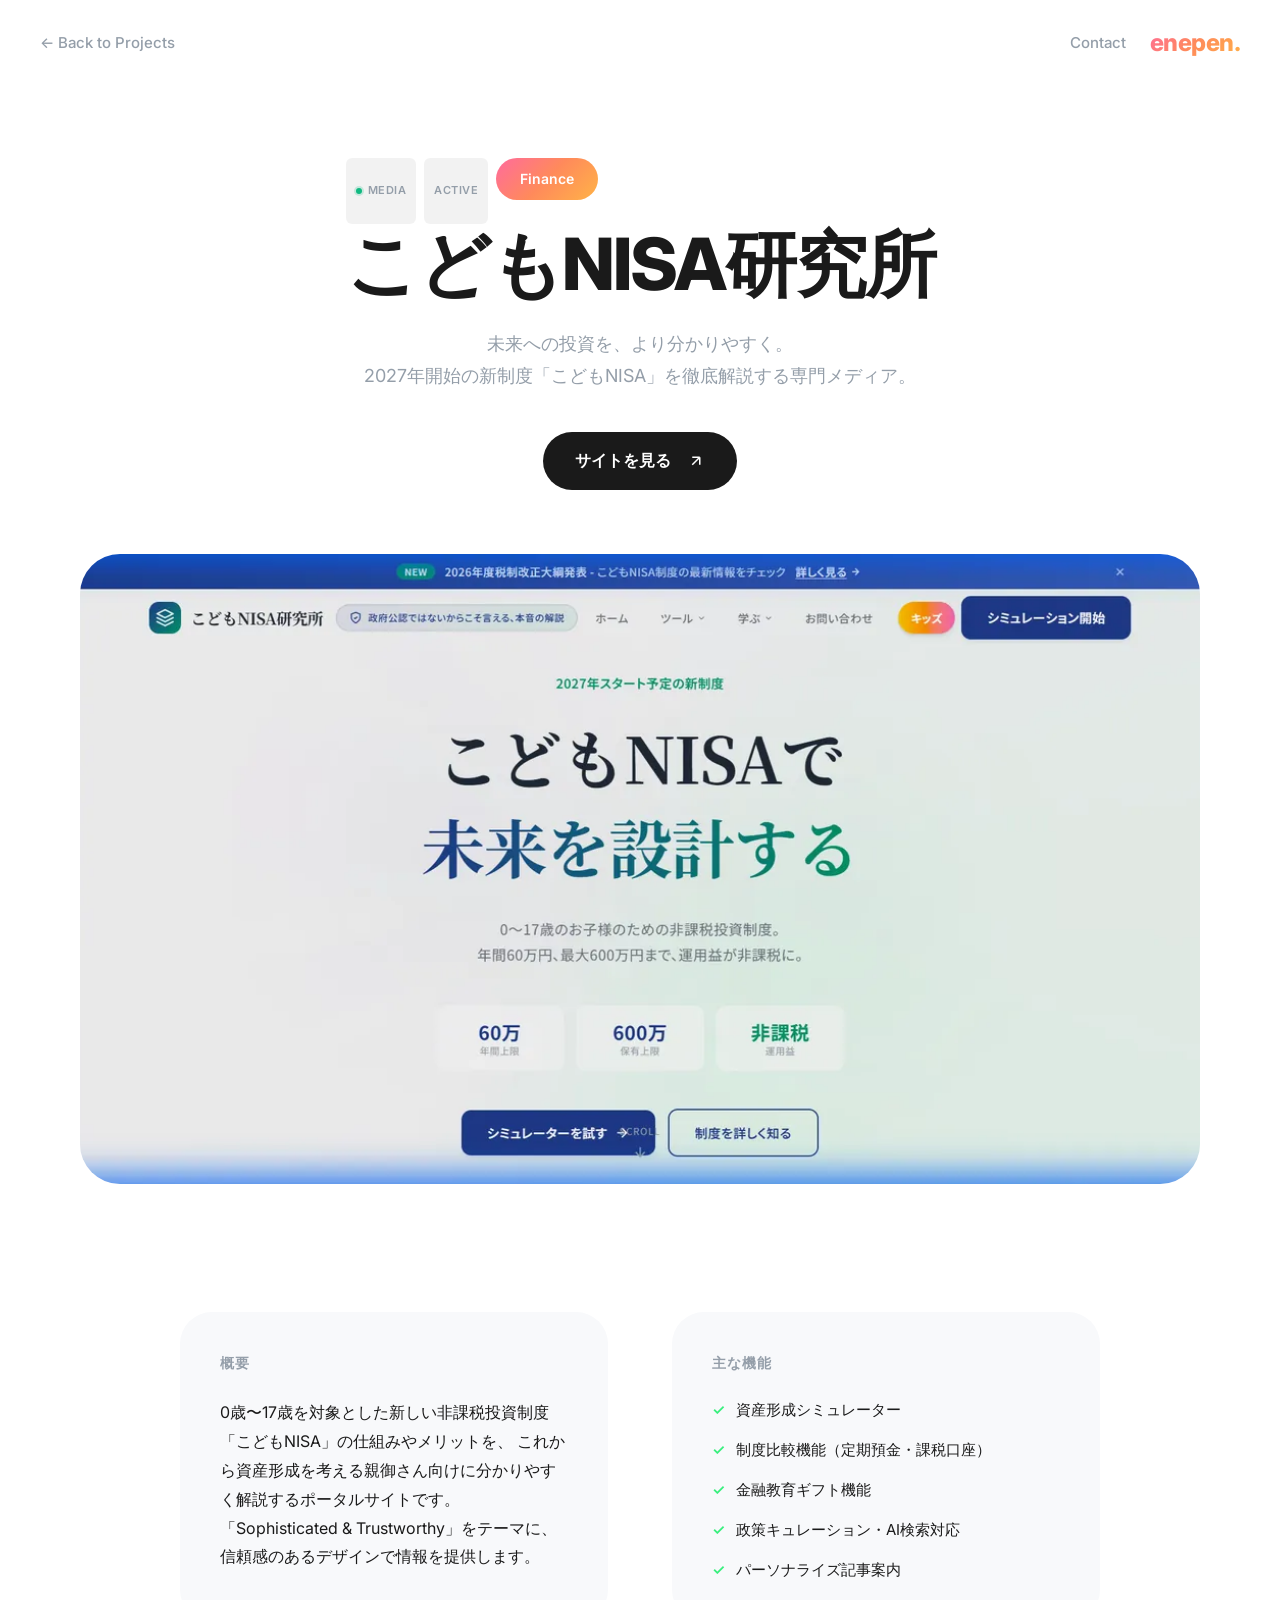
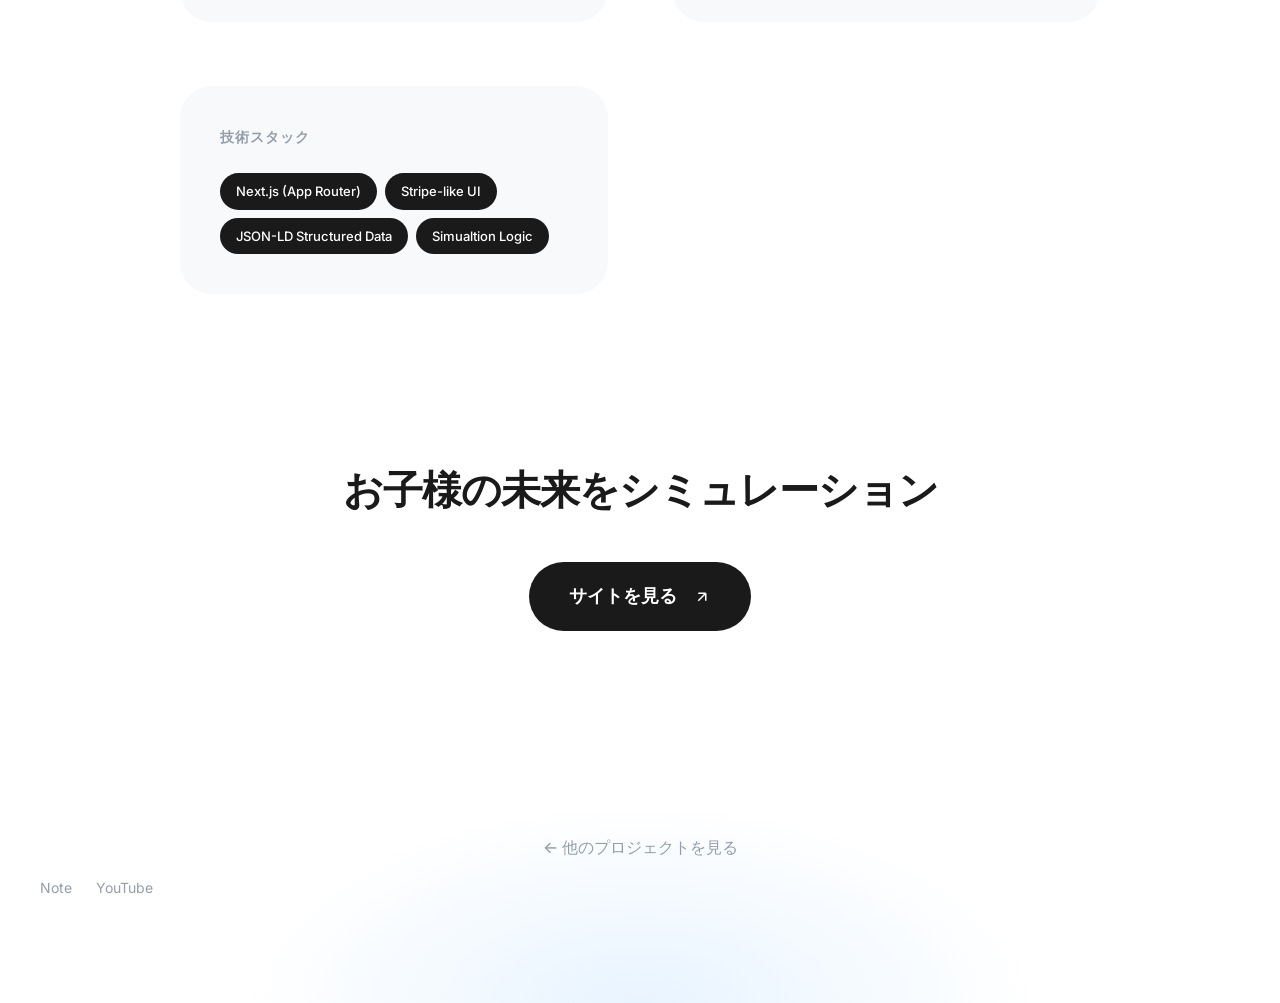
<file: projects/kodomo-nisa.html>
<!DOCTYPE html>
<html lang="ja">

<head>
    <meta charset="UTF-8">
    <meta name="viewport" content="width=device-width, initial-scale=1.0">
    <title>こどもNISA研究所｜2027年開始「こどもNISA」の解説とシミュレーション - enepen</title>
    <meta name="description" content="2027年開始の新制度「こどもNISA」解説とシミュレーション機能を提供する教育メディア。">
    <meta property="og:title" content="こどもNISA研究所｜2027年開始「こどもNISA」の解説とシミュレーション - enepen">
    <meta property="og:description" content="2027年開始の新制度「こどもNISA」解説とシミュレーション機能を提供する教育メディア">
    <meta property="og:type" content="website">
    <link rel="canonical" href="https://enepen.vercel.app/projects/kodomo-nisa.html">
    <meta property="og:url" content="https://enepen.vercel.app/projects/kodomo-nisa.html">
    <meta property="og:image" content="https://enepen.vercel.app/assets/screenshot-kodomo-nisa.png">
    <meta property="og:site_name" content="enepen">
    <meta property="og:locale" content="ja_JP">
    <meta name="twitter:card" content="summary_large_image">
    <meta name="twitter:title" content="こどもNISA研究所｜2027年開始「こどもNISA」の解説とシミュレーション - enepen">
    <meta name="twitter:description" content="2027年開始の新制度「こどもNISA」解説とシミュレーション機能を提供する教育メディア。">
    <meta name="twitter:image" content="https://enepen.vercel.app/assets/screenshot-kodomo-nisa.png">
    <script type="application/ld+json">{"@context": "https://schema.org", "@graph": [{"@type": "WebApplication", "name": "こどもNISA研究所", "description": "2027年開始の新制度「こどもNISA」解説とシミュレーション機能を提供する教育メディア。", "url": "https://www.kodomo-nisa.jp/", "applicationCategory": "FinanceApplication", "operatingSystem": "Web", "inLanguage": "ja", "image": "https://enepen.vercel.app/assets/screenshot-kodomo-nisa.png", "offers": {"@type": "Offer", "price": "0", "priceCurrency": "JPY"}, "author": {"@type": "Person", "name": "enepen", "url": "https://enepen.vercel.app/"}}, {"@type": "BreadcrumbList", "itemListElement": [{"@type": "ListItem", "position": 1, "name": "enepen", "item": "https://enepen.vercel.app/"}, {"@type": "ListItem", "position": 2, "name": "こどもNISA研究所", "item": "https://enepen.vercel.app/projects/kodomo-nisa.html"}]}]}</script>
    <link rel="preconnect" href="https://fonts.googleapis.com">
    <link rel="preconnect" href="https://fonts.gstatic.com" crossorigin>
    <link
        href="https://fonts.googleapis.com/css2?family=Inter:wght@300;400;500;600;700;800&family=Noto+Sans+JP:wght@300;400;500;700&display=swap"
        rel="stylesheet">
    <link rel="stylesheet" href="../styles.css">
    <link rel="icon" type="image/svg+xml" href="../favicon.svg">
    <link rel="icon" type="image/png" sizes="32x32" href="../assets/favicon-32x32.png">
    <link rel="apple-touch-icon" href="../assets/apple-touch-icon.png">
</head>

<body>
    <header class="header">
        <nav class="nav">
            <div class="nav-left">
                <a href="../index.html" class="nav-link">← Back to Projects</a>
            </div>
            <div class="nav-right">
                <a href="../index.html#contact" class="nav-link">Contact</a>
                <a href="../index.html" class="logo">enepen.</a>
            </div>
        </nav>
    </header>

    <section class="project-hero">
        <div class="project-hero-content">
            <div class="meta-badges">
                <span class="meta-badge status-active"><span class="status-dot"></span>Media</span>
                <span class="meta-badge">Active</span>
                <span class="project-category-tag">Finance</span>
            </div>
            <h1 class="project-main-title">こどもNISA研究所</h1>
            <p class="project-main-desc">
                未来への投資を、より分かりやすく。<br>
                2027年開始の新制度「こどもNISA」を徹底解説する専門メディア。
            </p>
            <a href="https://www.kodomo-nisa.jp/" target="_blank" rel="noopener noreferrer" class="demo-button">
                サイトを見る
                <svg class="arrow-icon" viewBox="0 0 24 24" fill="none" stroke="currentColor" stroke-width="2">
                    <path d="M7 17L17 7M17 7H7M17 7V17" />
                </svg>
            </a>
        </div>
    </section>

    <section class="project-visual">
        <div class="project-mockup">
            <img width="1200" height="618" fetchpriority="high" decoding="async" src="../assets/screenshot-kodomo-nisa.webp" alt="こどもNISA研究所のシミュレーション画面" class="detail-thumb">
        </div>
    </section>

    <section class="project-details">
        <div class="details-grid">
            <div class="details-section">
                <h2 class="details-title">概要</h2>
                <p class="details-text">
                    0歳〜17歳を対象とした新しい非課税投資制度「こどもNISA」の仕組みやメリットを、
                    これから資産形成を考える親御さん向けに分かりやすく解説するポータルサイトです。
                    「Sophisticated & Trustworthy」をテーマに、信頼感のあるデザインで情報を提供します。
                </p>
            </div>
            <div class="details-section">
                <h2 class="details-title">主な機能</h2>
                <ul class="feature-list">
                    <li>資産形成シミュレーター</li>
                    <li>制度比較機能（定期預金・課税口座）</li>
                    <li>金融教育ギフト機能</li>
                    <li>政策キュレーション・AI検索対応</li>
                    <li>パーソナライズ記事案内</li>
                </ul>
            </div>
            <div class="details-section">
                <h2 class="details-title">技術スタック</h2>
                <div class="tech-tags">
                    <span class="tech-tag">Next.js (App Router)</span>
                    <span class="tech-tag">Stripe-like UI</span>
                    <span class="tech-tag">JSON-LD Structured Data</span>
                    <span class="tech-tag">Simualtion Logic</span>
                </div>
            </div>
        </div>
    </section>

    <section class="project-cta">
        <h2 class="cta-title">お子様の未来をシミュレーション</h2>
        <div class="cta-buttons">
            <a href="https://www.kodomo-nisa.jp/" target="_blank" rel="noopener noreferrer" class="demo-button large">
                サイトを見る
                <svg class="arrow-icon" viewBox="0 0 24 24" fill="none" stroke="currentColor" stroke-width="2">
                    <path d="M7 17L17 7M17 7H7M17 7V17" />
                </svg>
            </a>
        </div>
    </section>

    <footer class="footer project-footer">
        <div class="footer-content">
            <a href="../index.html" class="back-link">← 他のプロジェクトを見る</a>
            <div class="social-links" style="margin-top: 1rem;">
                <a href="https://note.com/enepen" target="_blank" rel="noopener noreferrer" class="social-link">Note</a>
                <a href="https://www.youtube.com/@ENEPENChan" target="_blank" rel="noopener noreferrer"
                    class="social-link">YouTube</a>
            </div>
        </div>
        <div class="footer-glow"></div>
    </footer>

    <script src="../script.js"></script>
</body>

</html>
</file>
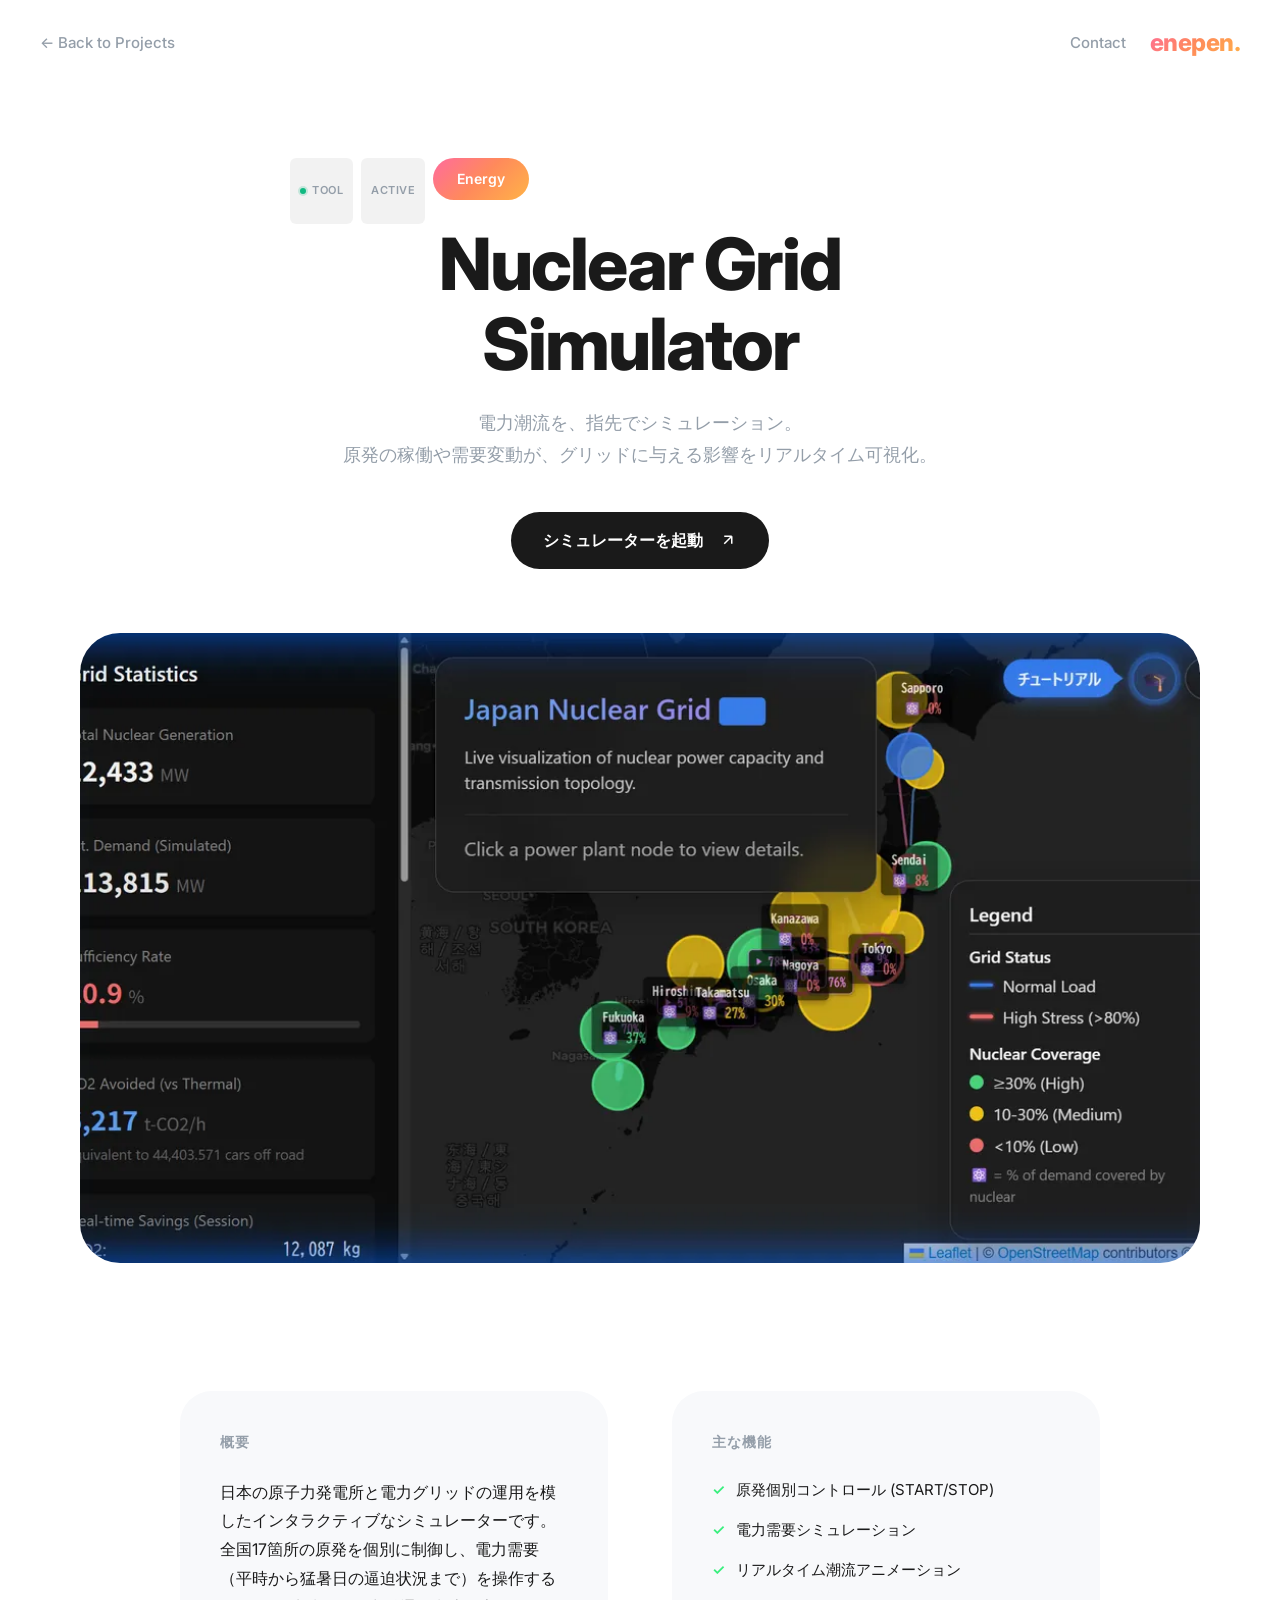
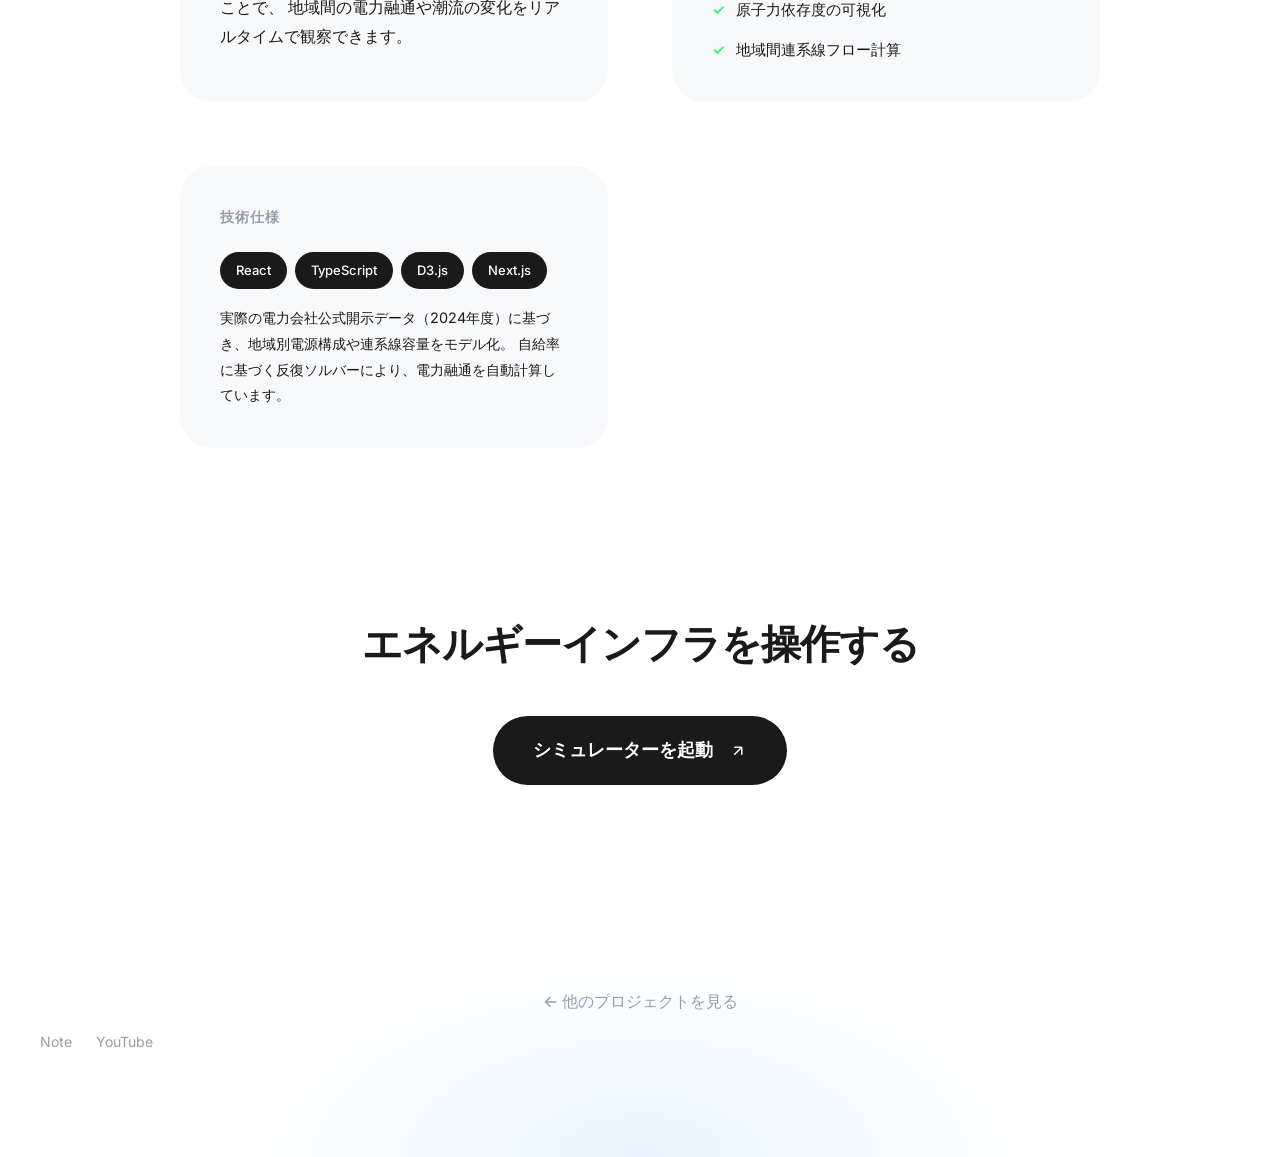
<file: projects/nuclear-grid-sim.html>
<!DOCTYPE html>
<html lang="ja">

<head>
    <meta charset="UTF-8">
    <meta name="viewport" content="width=device-width, initial-scale=1.0">
    <title>Nuclear Grid Simulator｜原子力発電所と電力系統（グリッド）のシミュレーター - enepen</title>
    <meta name="description" content="日本の原子力発電所と電力グリッドの運用を模したインタラクティブなシミュレーター。">
    <meta property="og:title" content="Nuclear Grid Simulator｜原子力発電所と電力系統（グリッド）のシミュレーター - enepen">
    <meta property="og:description" content="日本の原子力発電所と電力グリッドの運用を模したインタラクティブなシミュレーター">
    <meta property="og:type" content="website">
    <link rel="canonical" href="https://enepen.vercel.app/projects/nuclear-grid-sim.html">
    <meta property="og:url" content="https://enepen.vercel.app/projects/nuclear-grid-sim.html">
    <meta property="og:image" content="https://enepen.vercel.app/assets/screenshot-nuclear-grid.png">
    <meta property="og:site_name" content="enepen">
    <meta property="og:locale" content="ja_JP">
    <meta name="twitter:card" content="summary_large_image">
    <meta name="twitter:title" content="Nuclear Grid Simulator｜原子力発電所と電力系統（グリッド）のシミュレーター - enepen">
    <meta name="twitter:description" content="日本の原子力発電所と電力グリッドの運用を模したインタラクティブなシミュレーター。">
    <meta name="twitter:image" content="https://enepen.vercel.app/assets/screenshot-nuclear-grid.png">
    <script type="application/ld+json">{"@context": "https://schema.org", "@graph": [{"@type": "WebApplication", "name": "Nuclear Grid Simulator", "description": "日本の原子力発電所と電力グリッドの運用を模したインタラクティブなシミュレーター。", "url": "https://nuclear-grid-sim.vercel.app/", "applicationCategory": "SimulationApplication", "operatingSystem": "Web", "inLanguage": "ja", "image": "https://enepen.vercel.app/assets/screenshot-nuclear-grid.png", "offers": {"@type": "Offer", "price": "0", "priceCurrency": "JPY"}, "author": {"@type": "Person", "name": "enepen", "url": "https://enepen.vercel.app/"}}, {"@type": "BreadcrumbList", "itemListElement": [{"@type": "ListItem", "position": 1, "name": "enepen", "item": "https://enepen.vercel.app/"}, {"@type": "ListItem", "position": 2, "name": "Nuclear Grid Simulator", "item": "https://enepen.vercel.app/projects/nuclear-grid-sim.html"}]}]}</script>
    <link rel="preconnect" href="https://fonts.googleapis.com">
    <link rel="preconnect" href="https://fonts.gstatic.com" crossorigin>
    <link
        href="https://fonts.googleapis.com/css2?family=Inter:wght@300;400;500;600;700;800&family=Noto+Sans+JP:wght@300;400;500;700&display=swap"
        rel="stylesheet">
    <link rel="stylesheet" href="../styles.css">
    <link rel="icon" type="image/svg+xml" href="../favicon.svg">
    <link rel="icon" type="image/png" sizes="32x32" href="../assets/favicon-32x32.png">
    <link rel="apple-touch-icon" href="../assets/apple-touch-icon.png">
</head>

<body>
    <header class="header">
        <nav class="nav">
            <div class="nav-left">
                <a href="../index.html" class="nav-link">← Back to Projects</a>
            </div>
            <div class="nav-right">
                <a href="../index.html#contact" class="nav-link">Contact</a>
                <a href="../index.html" class="logo">enepen.</a>
            </div>
        </nav>
    </header>

    <section class="project-hero">
        <div class="project-hero-content">
            <div class="meta-badges">
                <span class="meta-badge status-active"><span class="status-dot"></span>Tool</span>
                <span class="meta-badge">Active</span>
                <span class="project-category-tag">Energy</span>
            </div>
            <h1 class="project-main-title">Nuclear Grid Simulator</h1>
            <p class="project-main-desc">
                電力潮流を、指先でシミュレーション。<br>
                原発の稼働や需要変動が、グリッドに与える影響をリアルタイム可視化。
            </p>
            <a href="https://nuclear-grid-sim.vercel.app/" target="_blank" rel="noopener noreferrer"
                class="demo-button">
                シミュレーターを起動
                <svg class="arrow-icon" viewBox="0 0 24 24" fill="none" stroke="currentColor" stroke-width="2">
                    <path d="M7 17L17 7M17 7H7M17 7V17" />
                </svg>
            </a>
        </div>
    </section>

    <section class="project-visual">
        <div class="project-mockup">
            <img width="1200" height="618" fetchpriority="high" decoding="async" src="../assets/screenshot-nuclear-grid.webp" alt="日本の原子力発電所と電力系統のシミュレーター画面" class="detail-thumb">
        </div>
    </section>

    <section class="project-details">
        <div class="details-grid">
            <div class="details-section">
                <h2 class="details-title">概要</h2>
                <p class="details-text">
                    日本の原子力発電所と電力グリッドの運用を模したインタラクティブなシミュレーターです。
                    全国17箇所の原発を個別に制御し、電力需要（平時から猛暑日の逼迫状況まで）を操作することで、
                    地域間の電力融通や潮流の変化をリアルタイムで観察できます。
                </p>
            </div>
            <div class="details-section">
                <h2 class="details-title">主な機能</h2>
                <ul class="feature-list">
                    <li>原発個別コントロール (START/STOP)</li>
                    <li>電力需要シミュレーション</li>
                    <li>リアルタイム潮流アニメーション</li>
                    <li>原子力依存度の可視化</li>
                    <li>地域間連系線フロー計算</li>
                </ul>
            </div>
            <div class="details-section">
                <h2 class="details-title">技術仕様</h2>
                <div class="tech-tags">
                    <span class="tech-tag">React</span>
                    <span class="tech-tag">TypeScript</span>
                    <span class="tech-tag">D3.js</span>
                    <span class="tech-tag">Next.js</span>
                </div>
                <p class="details-text" style="margin-top: 1rem; font-size: 0.9em;">
                    実際の電力会社公式開示データ（2024年度）に基づき、地域別電源構成や連系線容量をモデル化。
                    自給率に基づく反復ソルバーにより、電力融通を自動計算しています。
                </p>
            </div>
        </div>
    </section>

    <section class="project-cta">
        <h2 class="cta-title">エネルギーインフラを操作する</h2>
        <div class="cta-buttons">
            <a href="https://nuclear-grid-sim.vercel.app/" target="_blank" rel="noopener noreferrer"
                class="demo-button large">
                シミュレーターを起動
                <svg class="arrow-icon" viewBox="0 0 24 24" fill="none" stroke="currentColor" stroke-width="2">
                    <path d="M7 17L17 7M17 7H7M17 7V17" />
                </svg>
            </a>
        </div>
    </section>

    <footer class="footer project-footer">
        <div class="footer-content">
            <a href="../index.html" class="back-link">← 他のプロジェクトを見る</a>
            <div class="social-links" style="margin-top: 1rem;">
                <a href="https://note.com/enepen" target="_blank" rel="noopener noreferrer" class="social-link">Note</a>
                <a href="https://www.youtube.com/@ENEPENChan" target="_blank" rel="noopener noreferrer"
                    class="social-link">YouTube</a>
            </div>
        </div>
        <div class="footer-glow"></div>
    </footer>

    <script src="../script.js"></script>
</body>

</html>
</file>
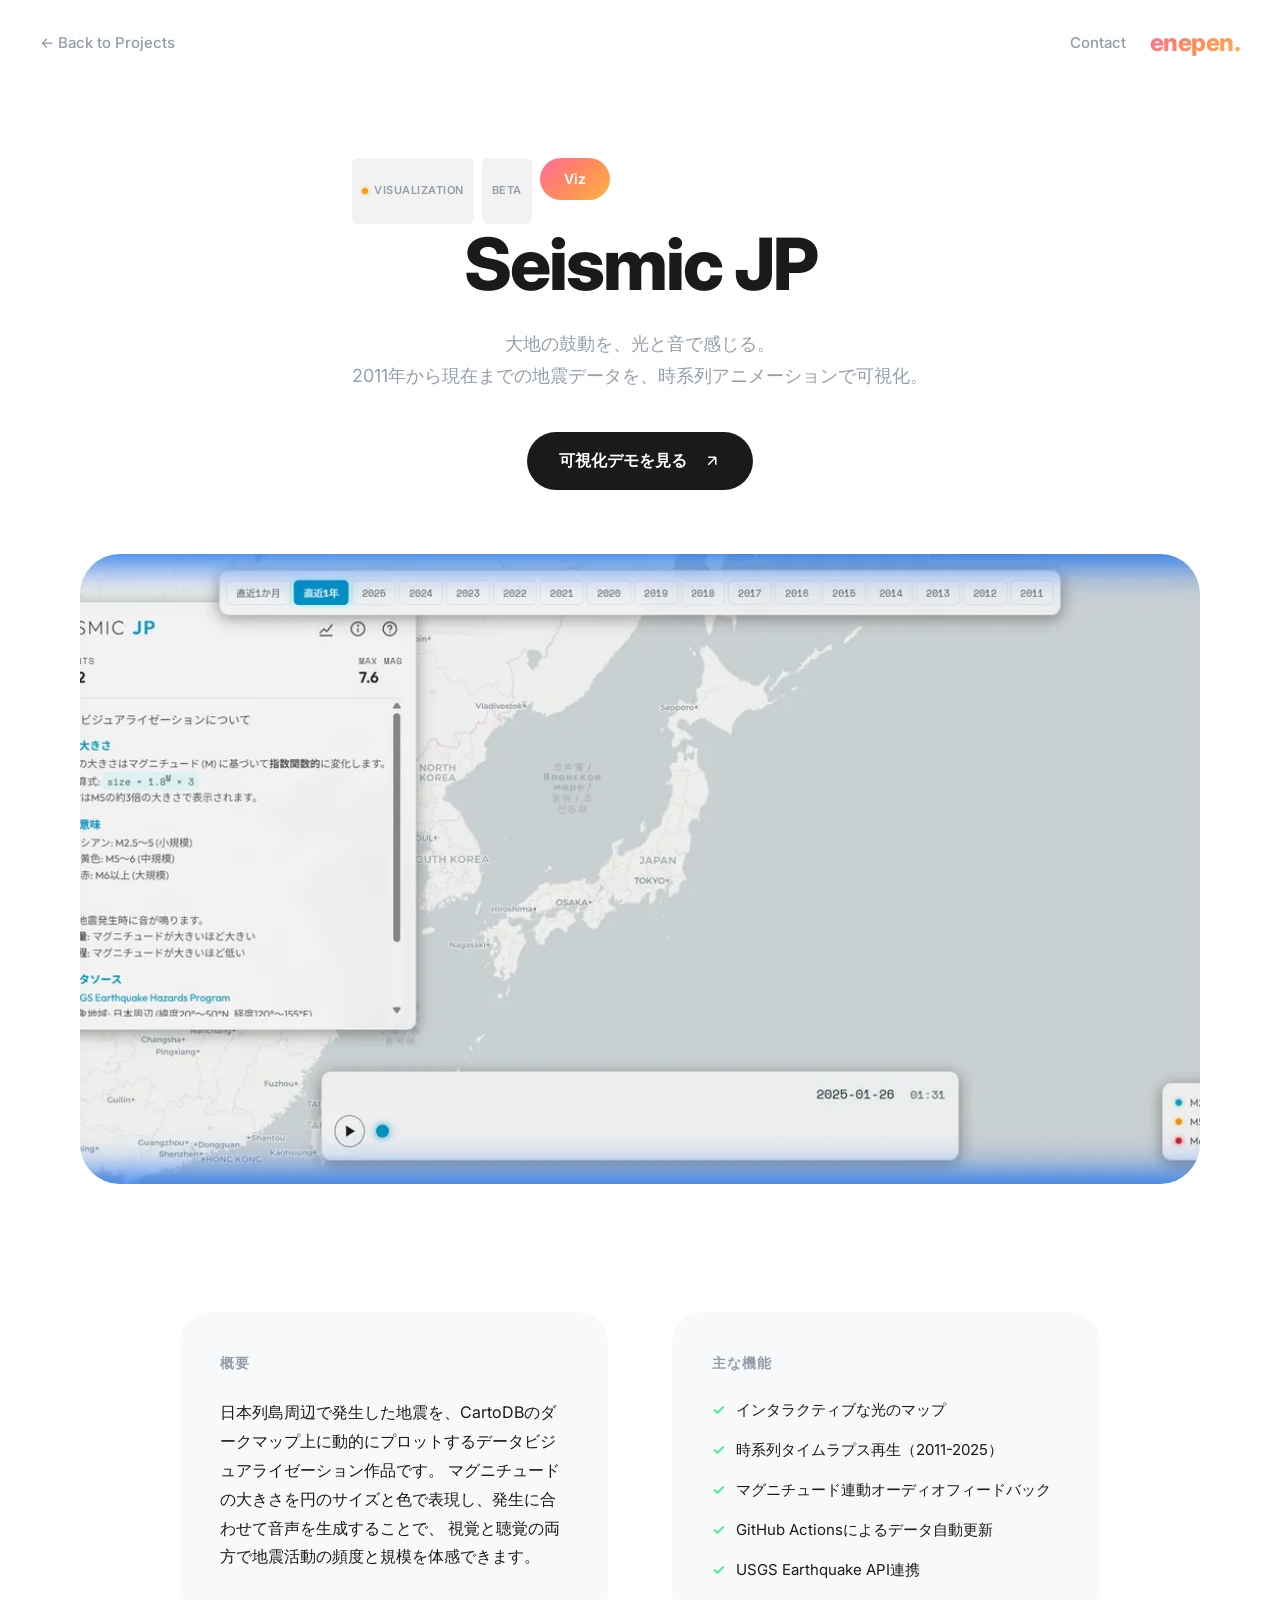
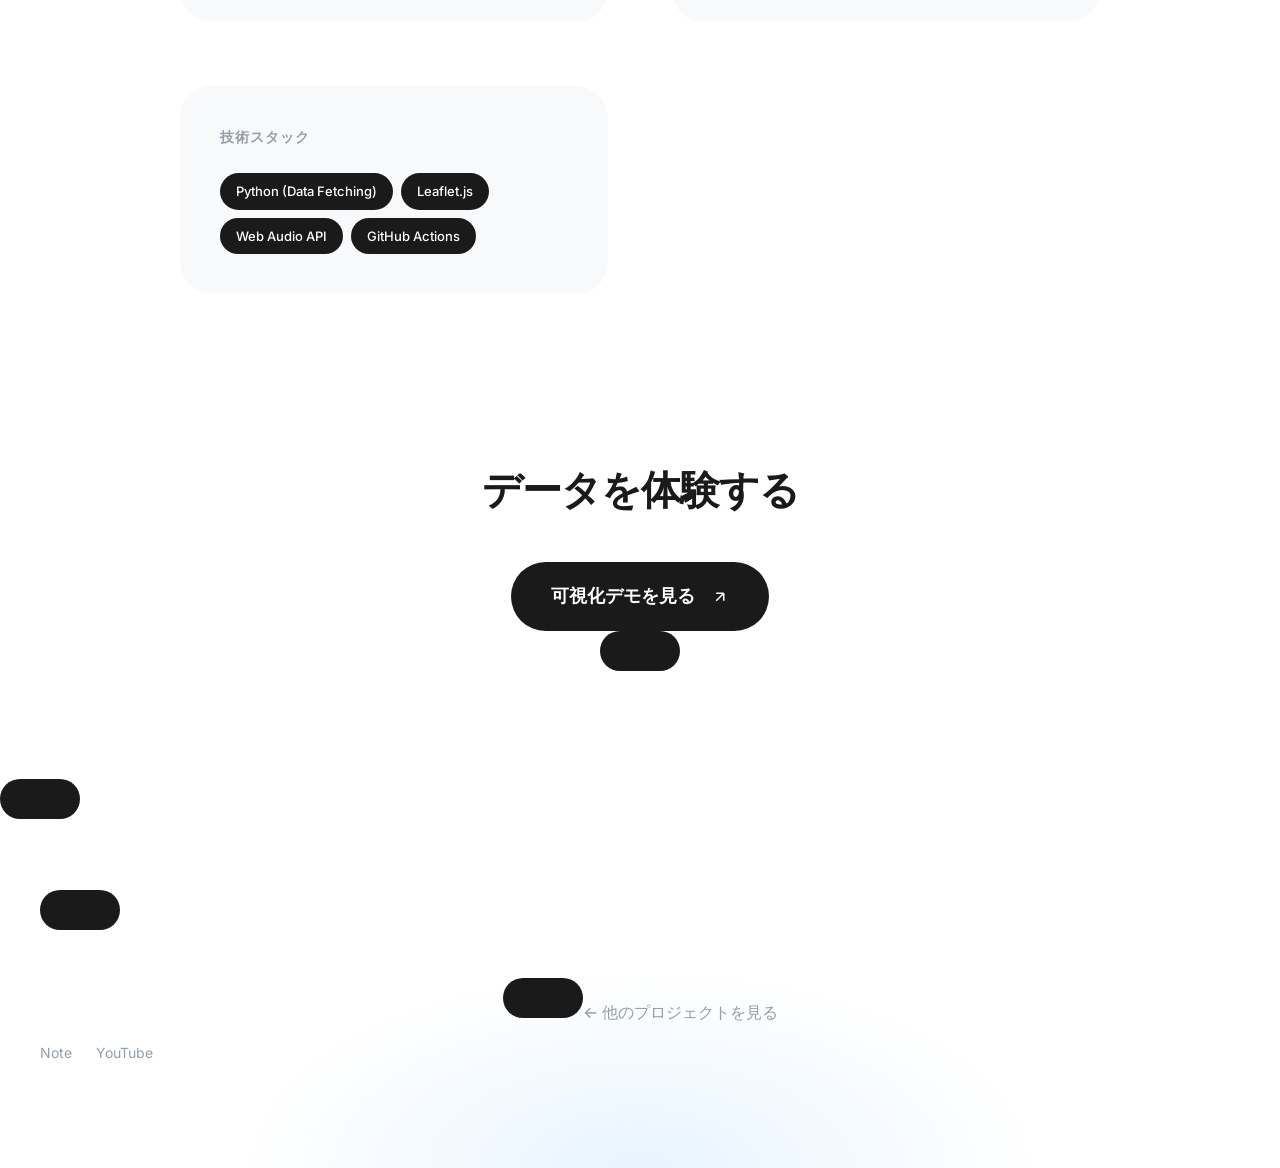
<file: projects/seismic-jp.html>
<!DOCTYPE html>
<html lang="ja">

<head>
    <meta charset="UTF-8">
    <meta name="viewport" content="width=device-width, initial-scale=1.0">
    <title>Seismic JP｜日本の地震活動を可視化するインタラクティブマップ - enepen</title>
    <meta name="description" content="日本周辺の地震活動を動的に可視化するインタラクティブなデータビジュアライゼーション。">
    <meta property="og:title" content="Seismic JP｜日本の地震活動を可視化するインタラクティブマップ - enepen">
    <meta property="og:description" content="日本周辺の地震活動を動的に可視化するインタラクティブなデータビジュアライゼーション">
    <meta property="og:type" content="website">
    <link rel="canonical" href="https://enepen.vercel.app/projects/seismic-jp.html">
    <meta property="og:url" content="https://enepen.vercel.app/projects/seismic-jp.html">
    <meta property="og:image" content="https://enepen.vercel.app/assets/screenshot-seismic-jp.png">
    <meta property="og:site_name" content="enepen">
    <meta property="og:locale" content="ja_JP">
    <meta name="twitter:card" content="summary_large_image">
    <meta name="twitter:title" content="Seismic JP｜日本の地震活動を可視化するインタラクティブマップ - enepen">
    <meta name="twitter:description" content="日本周辺の地震活動を動的に可視化するインタラクティブなデータビジュアライゼーション。">
    <meta name="twitter:image" content="https://enepen.vercel.app/assets/screenshot-seismic-jp.png">
    <script type="application/ld+json">{"@context": "https://schema.org", "@graph": [{"@type": "WebApplication", "name": "Seismic JP", "description": "日本周辺の地震活動を動的に可視化するインタラクティブなデータビジュアライゼーション。", "url": "https://prime-plasma.vercel.app/", "applicationCategory": "ReferenceApplication", "operatingSystem": "Web", "inLanguage": "ja", "image": "https://enepen.vercel.app/assets/screenshot-seismic-jp.png", "offers": {"@type": "Offer", "price": "0", "priceCurrency": "JPY"}, "author": {"@type": "Person", "name": "enepen", "url": "https://enepen.vercel.app/"}}, {"@type": "BreadcrumbList", "itemListElement": [{"@type": "ListItem", "position": 1, "name": "enepen", "item": "https://enepen.vercel.app/"}, {"@type": "ListItem", "position": 2, "name": "Seismic JP", "item": "https://enepen.vercel.app/projects/seismic-jp.html"}]}]}</script>
    <link rel="preconnect" href="https://fonts.googleapis.com">
    <link rel="preconnect" href="https://fonts.gstatic.com" crossorigin>
    <link
        href="https://fonts.googleapis.com/css2?family=Inter:wght@300;400;500;600;700;800&family=Noto+Sans+JP:wght@300;400;500;700&display=swap"
        rel="stylesheet">
    <link rel="stylesheet" href="../styles.css">
    <link rel="icon" type="image/svg+xml" href="../favicon.svg">
    <link rel="icon" type="image/png" sizes="32x32" href="../assets/favicon-32x32.png">
    <link rel="apple-touch-icon" href="../assets/apple-touch-icon.png">
</head>

<body>
    <header class="header">
        <nav class="nav">
            <div class="nav-left">
                <a href="../index.html" class="nav-link">← Back to Projects</a>
            </div>
            <div class="nav-right">
                <a href="../index.html#contact" class="nav-link">Contact</a>
                <a href="../index.html" class="logo">enepen.</a>
            </div>
        </nav>
    </header>

    <section class="project-hero">
        <div class="project-hero-content">
            <div class="meta-badges">
                <span class="meta-badge status-beta"><span class="status-dot"></span>Visualization</span>
                <span class="meta-badge">Beta</span>
                <span class="project-category-tag">Viz</span>
            </div>
            <h1 class="project-main-title">Seismic JP</h1>
            <p class="project-main-desc">
                大地の鼓動を、光と音で感じる。<br>
                2011年から現在までの地震データを、時系列アニメーションで可視化。
            </p>
            <a href="https://prime-plasma.vercel.app/" target="_blank" rel="noopener noreferrer" class="demo-button">
                可視化デモを見る
                <svg class="arrow-icon" viewBox="0 0 24 24" fill="none" stroke="currentColor" stroke-width="2">
                    <path d="M7 17L17 7M17 7H7M17 7V17" />
                </svg>
            </a>
        </div>
    </section>

    <section class="project-visual">
        <div class="project-mockup">
            <img width="1200" height="618" fetchpriority="high" decoding="async" src="../assets/screenshot-seismic-jp.webp" alt="日本周辺の地震活動を可視化したマップ画面" class="detail-thumb">
        </div>
    </section>

    <section class="project-details">
        <div class="details-grid">
            <div class="details-section">
                <h2 class="details-title">概要</h2>
                <p class="details-text">
                    日本列島周辺で発生した地震を、CartoDBのダークマップ上に動的にプロットするデータビジュアライゼーション作品です。
                    マグニチュードの大きさを円のサイズと色で表現し、発生に合わせて音声を生成することで、
                    視覚と聴覚の両方で地震活動の頻度と規模を体感できます。
                </p>
            </div>
            <div class="details-section">
                <h2 class="details-title">主な機能</h2>
                <ul class="feature-list">
                    <li>インタラクティブな光のマップ</li>
                    <li>時系列タイムラプス再生（2011-2025）</li>
                    <li>マグニチュード連動オーディオフィードバック</li>
                    <li>GitHub Actionsによるデータ自動更新</li>
                    <li>USGS Earthquake API連携</li>
                </ul>
            </div>
            <div class="details-section">
                <h2 class="details-title">技術スタック</h2>
                <div class="tech-tags">
                    <span class="tech-tag">Python (Data Fetching)</span>
                    <span class="tech-tag">Leaflet.js</span>
                    <span class="tech-tag">Web Audio API</span>
                    <span class="tech-tag">GitHub Actions</span>
                </div>
            </div>
        </div>
    </section>

    <section class="project-cta">
        <h2 class="cta-title">データを体験する</h2>
        <div class="cta-buttons">
            <a href="https://prime-plasma.vercel.app/" target="_blank" rel="noopener noreferrer"
                class="demo-button large">
                可視化デモを見る
                <svg class="arrow-icon" viewBox="0 0 24 24" fill="none" stroke="currentColor" stroke-width="2">
                    <path d="M7 17L17 7M17 7H7M17 7V17" />
                </svg>
        </div>
    </section>

    <footer class="footer project-footer">
        <div class="footer-content">
            <a href="../index.html" class="back-link">← 他のプロジェクトを見る</a>
            <div class="social-links" style="margin-top: 1rem;">
                <a href="https://note.com/enepen" target="_blank" rel="noopener noreferrer" class="social-link">Note</a>
                <a href="https://www.youtube.com/@ENEPENChan" target="_blank" rel="noopener noreferrer"
                    class="social-link">YouTube</a>
            </div>
        </div>
        <div class="footer-glow"></div>
    </footer>

    <script src="../script.js"></script>
</body>

</html>
</file>
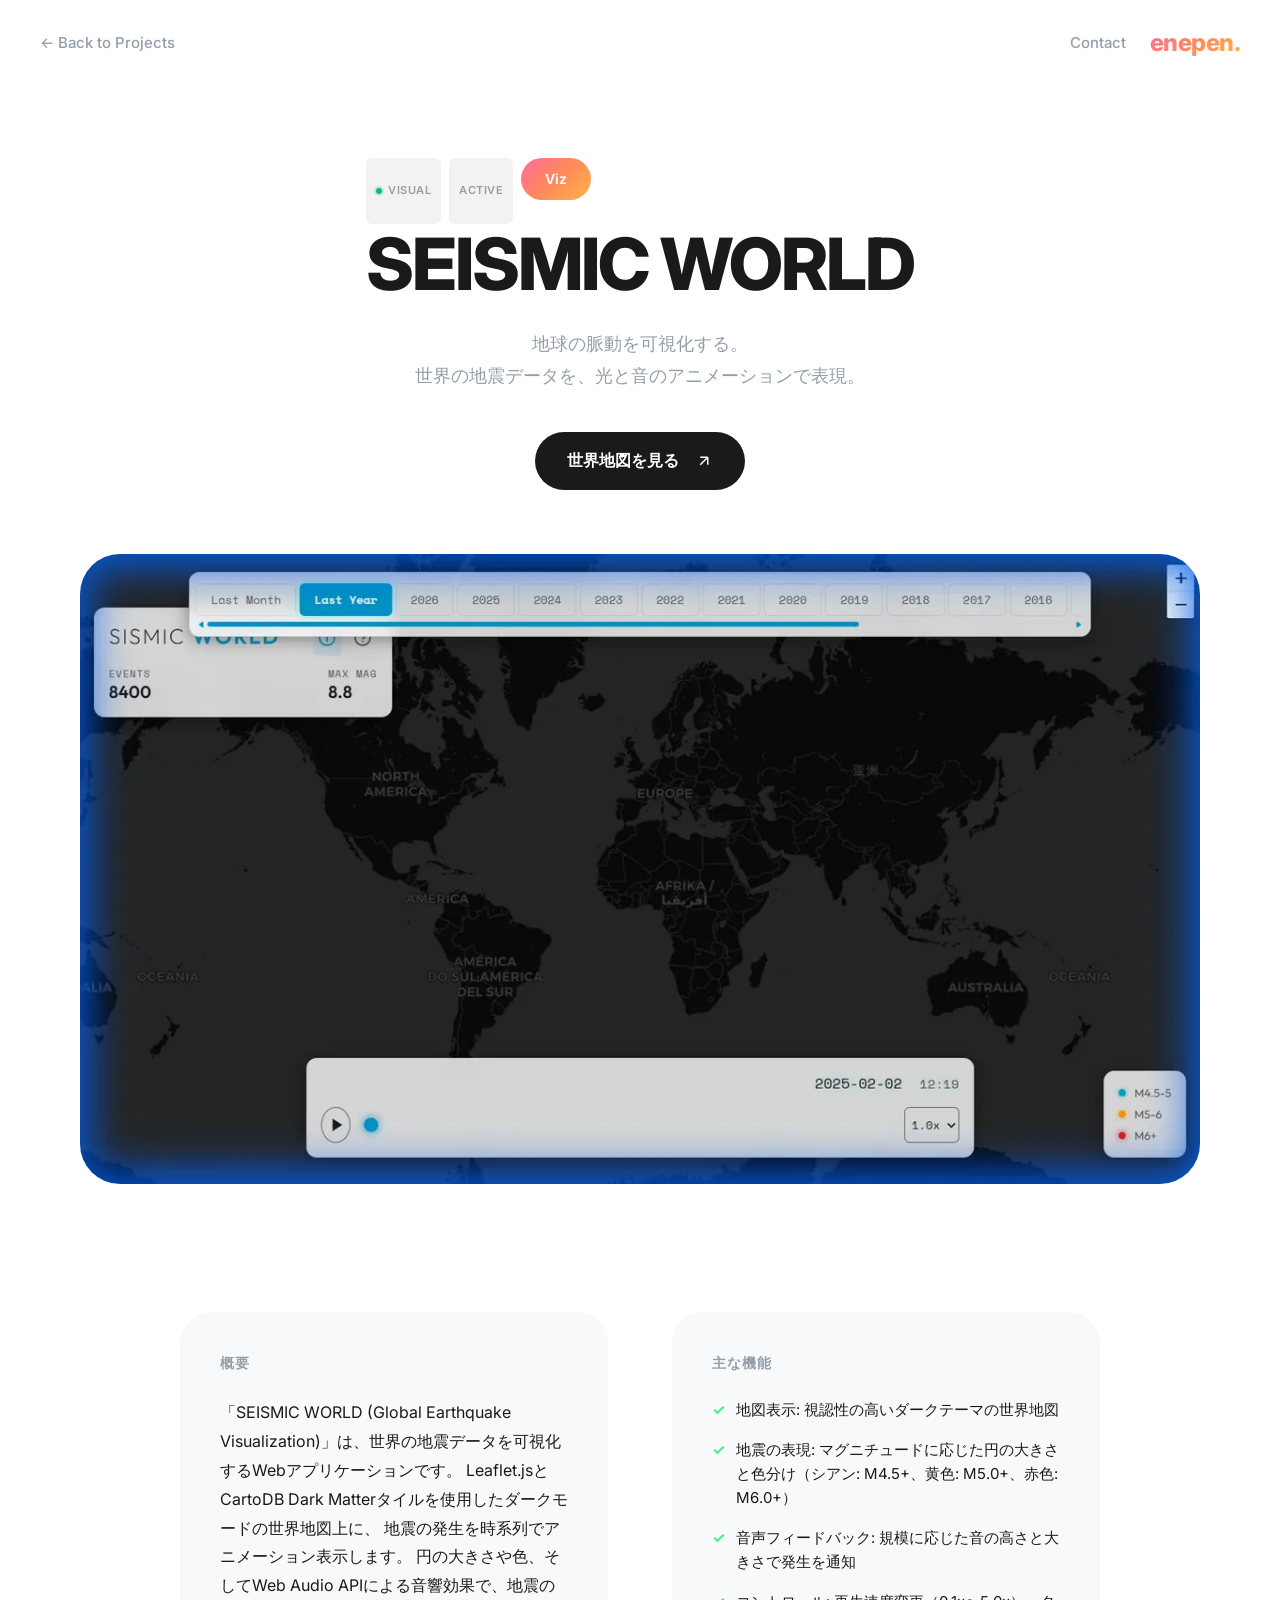
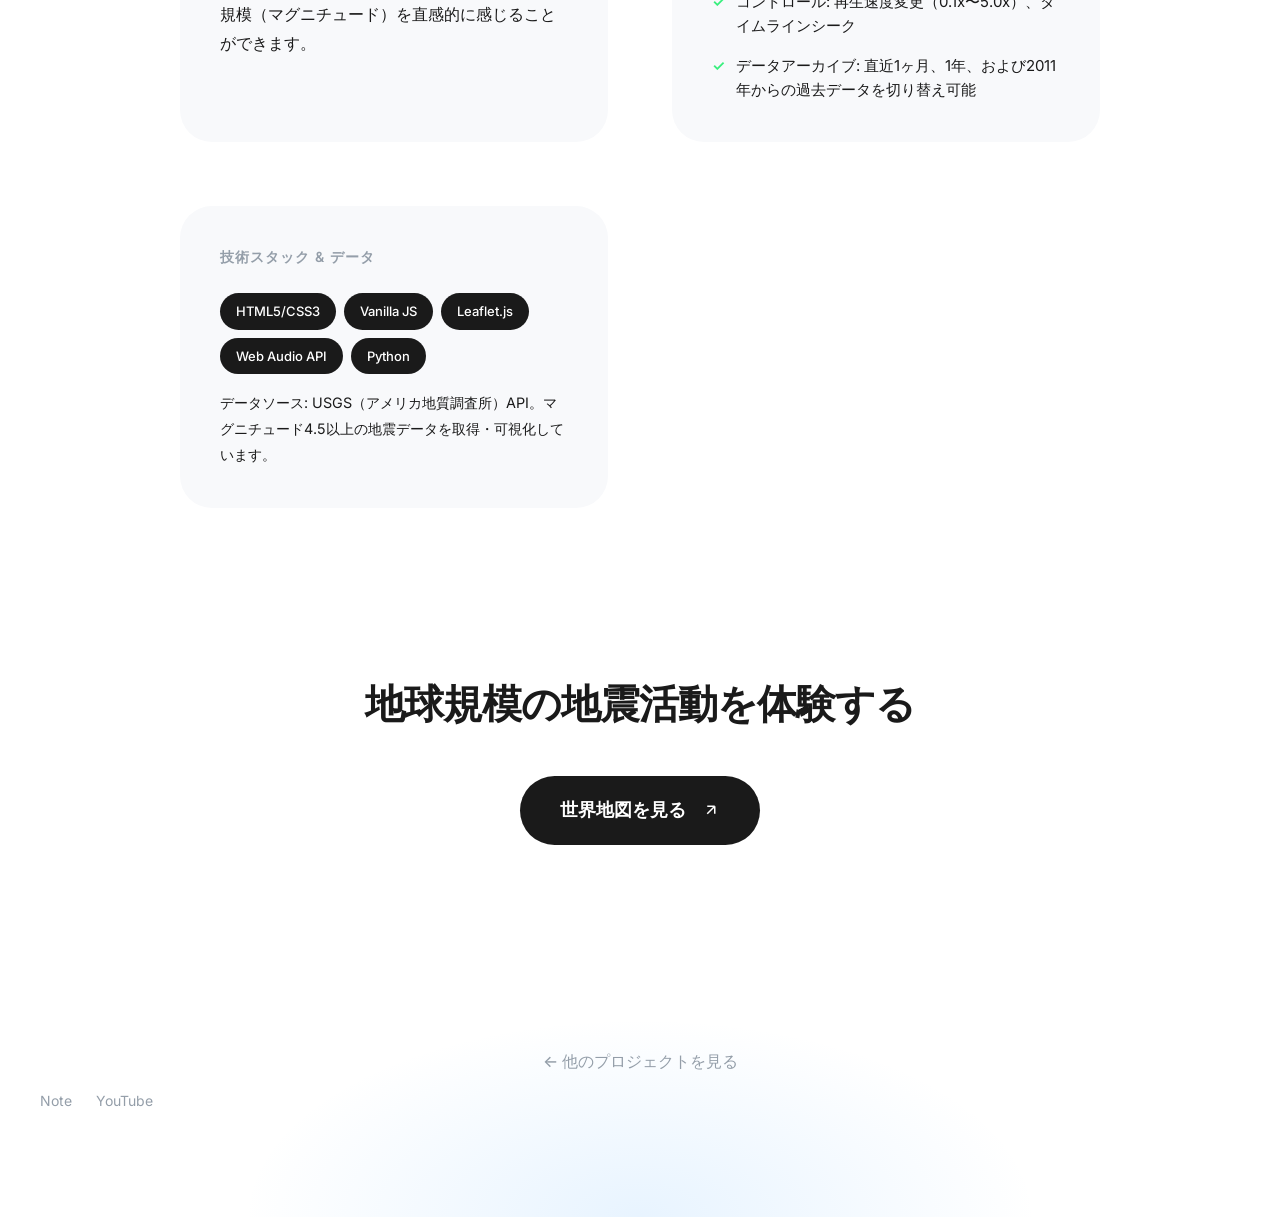
<file: projects/seismic-world.html>
<!DOCTYPE html>
<html lang="ja">

<head>
    <meta charset="UTF-8">
    <meta name="viewport" content="width=device-width, initial-scale=1.0">
    <title>SEISMIC WORLD｜世界の地震（M4.5以上）を時系列アニメーションで可視化 - enepen</title>
    <meta name="description" content="世界の地震データを可視化するWebアプリケーション。マグニチュード4.5以上の地震を時系列でアニメーション表示。">
    <meta property="og:title" content="SEISMIC WORLD｜世界の地震（M4.5以上）を時系列アニメーションで可視化 - enepen">
    <meta property="og:description" content="世界の地震データを可視化するWebアプリケーション。マグニチュード4.5以上の地震を時系列でアニメーション表示。">
    <meta property="og:type" content="website">
    <link rel="canonical" href="https://enepen.vercel.app/projects/seismic-world.html">
    <meta property="og:url" content="https://enepen.vercel.app/projects/seismic-world.html">
    <meta property="og:image" content="https://enepen.vercel.app/assets/screenshot-seismic-world.png">
    <meta property="og:site_name" content="enepen">
    <meta property="og:locale" content="ja_JP">
    <meta name="twitter:card" content="summary_large_image">
    <meta name="twitter:title" content="SEISMIC WORLD｜世界の地震（M4.5以上）を時系列アニメーションで可視化 - enepen">
    <meta name="twitter:description" content="世界の地震データを可視化するWebアプリケーション。マグニチュード4.5以上の地震を時系列でアニメーション表示。">
    <meta name="twitter:image" content="https://enepen.vercel.app/assets/screenshot-seismic-world.png">
    <script type="application/ld+json">{"@context": "https://schema.org", "@graph": [{"@type": "WebApplication", "name": "SEISMIC WORLD", "description": "世界の地震データを可視化するWebアプリケーション。マグニチュード4.5以上の地震を時系列でアニメーション表示。", "url": "https://prime-plasma-world-1yze.vercel.app/", "applicationCategory": "ReferenceApplication", "operatingSystem": "Web", "inLanguage": "ja", "image": "https://enepen.vercel.app/assets/screenshot-seismic-world.png", "offers": {"@type": "Offer", "price": "0", "priceCurrency": "JPY"}, "author": {"@type": "Person", "name": "enepen", "url": "https://enepen.vercel.app/"}}, {"@type": "BreadcrumbList", "itemListElement": [{"@type": "ListItem", "position": 1, "name": "enepen", "item": "https://enepen.vercel.app/"}, {"@type": "ListItem", "position": 2, "name": "SEISMIC WORLD", "item": "https://enepen.vercel.app/projects/seismic-world.html"}]}]}</script>
    <link rel="preconnect" href="https://fonts.googleapis.com">
    <link rel="preconnect" href="https://fonts.gstatic.com" crossorigin>
    <link
        href="https://fonts.googleapis.com/css2?family=Inter:wght@300;400;500;600;700;800&family=Noto+Sans+JP:wght@300;400;500;700&display=swap"
        rel="stylesheet">
    <link rel="stylesheet" href="../styles.css">
    <link rel="icon" type="image/svg+xml" href="../favicon.svg">
    <link rel="icon" type="image/png" sizes="32x32" href="../assets/favicon-32x32.png">
    <link rel="apple-touch-icon" href="../assets/apple-touch-icon.png">
</head>

<body>
    <header class="header">
        <nav class="nav">
            <div class="nav-left">
                <a href="../index.html" class="nav-link">← Back to Projects</a>
            </div>
            <div class="nav-right">
                <a href="../index.html#contact" class="nav-link">Contact</a>
                <a href="../index.html" class="logo">enepen.</a>
            </div>
        </nav>
    </header>

    <section class="project-hero">
        <div class="project-hero-content">
            <div class="meta-badges">
                <span class="meta-badge status-active"><span class="status-dot"></span>Visual</span>
                <span class="meta-badge">Active</span>
                <span class="project-category-tag">Viz</span>
            </div>
            <h1 class="project-main-title">SEISMIC WORLD</h1>
            <p class="project-main-desc">
                地球の脈動を可視化する。<br>
                世界の地震データを、光と音のアニメーションで表現。
            </p>
            <a href="https://prime-plasma-world-1yze.vercel.app/" target="_blank" rel="noopener noreferrer"
                class="demo-button">
                世界地図を見る
                <svg class="arrow-icon" viewBox="0 0 24 24" fill="none" stroke="currentColor" stroke-width="2">
                    <path d="M7 17L17 7M17 7H7M17 7V17" />
                </svg>
            </a>
        </div>
    </section>

    <section class="project-visual">
        <div class="project-mockup">
            <img width="1200" height="670" fetchpriority="high" decoding="async" src="../assets/screenshot-seismic-world.webp" alt="世界の地震データを時系列アニメーションで可視化した画面" class="detail-thumb">
        </div>
    </section>

    <section class="project-details">
        <div class="details-grid">
            <div class="details-section">
                <h2 class="details-title">概要</h2>
                <p class="details-text">
                    「SEISMIC WORLD (Global Earthquake Visualization)」は、世界の地震データを可視化するWebアプリケーションです。
                    Leaflet.jsとCartoDB Dark Matterタイルを使用したダークモードの世界地図上に、
                    地震の発生を時系列でアニメーション表示します。
                    円の大きさや色、そしてWeb Audio APIによる音響効果で、地震の規模（マグニチュード）を直感的に感じることができます。
                </p>
            </div>
            <div class="details-section">
                <h2 class="details-title">主な機能</h2>
                <ul class="feature-list">
                    <li>地図表示: 視認性の高いダークテーマの世界地図</li>
                    <li>地震の表現: マグニチュードに応じた円の大きさと色分け（シアン: M4.5+、黄色: M5.0+、赤色: M6.0+）</li>
                    <li>音声フィードバック: 規模に応じた音の高さと大きさで発生を通知</li>
                    <li>コントロール: 再生速度変更（0.1x〜5.0x）、タイムラインシーク</li>
                    <li>データアーカイブ: 直近1ヶ月、1年、および2011年からの過去データを切り替え可能</li>
                </ul>
            </div>
            <div class="details-section">
                <h2 class="details-title">技術スタック & データ</h2>
                <div class="tech-tags">
                    <span class="tech-tag">HTML5/CSS3</span>
                    <span class="tech-tag">Vanilla JS</span>
                    <span class="tech-tag">Leaflet.js</span>
                    <span class="tech-tag">Web Audio API</span>
                    <span class="tech-tag">Python</span>
                </div>
                <p class="details-text" style="margin-top: 1rem; font-size: 0.9em;">
                    データソース: USGS（アメリカ地質調査所）API。マグニチュード4.5以上の地震データを取得・可視化しています。
                </p>
            </div>
        </div>
    </section>

    <section class="project-cta">
        <h2 class="cta-title">地球規模の地震活動を体験する</h2>
        <div class="cta-buttons">
            <a href="https://prime-plasma-world-1yze.vercel.app/" target="_blank" rel="noopener noreferrer"
                class="demo-button large">
                世界地図を見る
                <svg class="arrow-icon" viewBox="0 0 24 24" fill="none" stroke="currentColor" stroke-width="2">
                    <path d="M7 17L17 7M17 7H7M17 7V17" />
                </svg>
            </a>
        </div>
    </section>

    <footer class="footer project-footer">
        <div class="footer-content">
            <a href="../index.html" class="back-link">← 他のプロジェクトを見る</a>
            <div class="social-links" style="margin-top: 1rem;">
                <a href="https://note.com/enepen" target="_blank" rel="noopener noreferrer" class="social-link">Note</a>
                <a href="https://www.youtube.com/@ENEPENChan" target="_blank" rel="noopener noreferrer"
                    class="social-link">YouTube</a>
            </div>
        </div>
        <div class="footer-glow"></div>
    </footer>

    <script src="../script.js"></script>
</body>

</html>
</file>
<file: styles.css>
/* ===========================
   CSS Variables & Reset
   =========================== */
:root {
    /* Colors */
    --bg-primary: #FFFFFF;
    --bg-secondary: #F8F9FB;
    --text-primary: #1A1A1A;
    --text-secondary: #949EA9;
    --text-muted: #C4CBD5;
    --accent-gradient: linear-gradient(135deg, #FF6B9D 0%, #FF8A5B 50%, #FFB347 100%);
    --glow-blue: rgba(100, 180, 255, 0.15);
    --glow-purple: rgba(180, 120, 255, 0.1);

    /* Typography */
    --font-family: 'Inter', -apple-system, BlinkMacSystemFont, 'Segoe UI', sans-serif;

    /* Spacing */
    --spacing-xs: 8px;
    --spacing-sm: 16px;
    --spacing-md: 24px;
    --spacing-lg: 40px;
    --spacing-xl: 64px;
    --spacing-2xl: 100px;

    /* Border Radius */
    --radius-sm: 12px;
    --radius-md: 20px;
    --radius-lg: 32px;
    --radius-xl: 40px;
    --radius-pill: 100px;

    /* Transitions */
    --transition-fast: 0.2s ease;
    --transition-normal: 0.3s ease;
    --transition-slow: 0.5s ease;
}

/* Reset */
*,
*::before,
*::after {
    margin: 0;
    padding: 0;
    box-sizing: border-box;
}

html {
    scroll-behavior: smooth;
}

body {
    font-family: var(--font-family);
    background-color: var(--bg-primary);
    color: var(--text-primary);
    line-height: 1.6;
    overflow-x: hidden;
    position: relative;
}

a {
    text-decoration: none;
    color: inherit;
    transition: color var(--transition-fast);
}

button {
    font-family: inherit;
    cursor: pointer;
    border: none;
    background: none;
}

/* ===========================
   Ambient Glow Effects
   =========================== */
.glow {
    position: fixed;
    width: 600px;
    height: 600px;
    border-radius: 50%;
    pointer-events: none;
    z-index: 0;
    filter: blur(120px);
}

.glow-top-left {
    top: -200px;
    left: -200px;
    background: var(--glow-blue);
}

.glow-top-right {
    top: 100px;
    right: -300px;
    background: var(--glow-purple);
}

.glow-bottom-left {
    bottom: 200px;
    left: -200px;
    background: rgba(120, 200, 255, 0.1);
}

/* ===========================
   Header & Navigation
   =========================== */
.header {
    position: fixed;
    top: 0;
    left: 0;
    right: 0;
    z-index: 1000;
    padding: var(--spacing-md) var(--spacing-lg);
    background: rgba(255, 255, 255, 0.8);
    backdrop-filter: blur(20px);
    -webkit-backdrop-filter: blur(20px);
}

.nav {
    display: flex;
    justify-content: space-between;
    align-items: center;
    max-width: 1400px;
    margin: 0 auto;
}

.nav-left,
.nav-right {
    display: flex;
    align-items: center;
    gap: var(--spacing-md);
}

.nav-link {
    font-size: 15px;
    font-weight: 500;
    color: var(--text-secondary);
    transition: color var(--transition-fast);
}

.nav-link:hover {
    color: var(--text-primary);
}

.logo {
    font-size: 24px;
    font-weight: 800;
    background: var(--accent-gradient);
    -webkit-background-clip: text;
    -webkit-text-fill-color: transparent;
    background-clip: text;
    letter-spacing: -0.5px;
}

/* ===========================
   Hero Section
   =========================== */
.hero {
    min-height: 100vh;
    display: flex;
    align-items: center;
    justify-content: space-between;
    padding: var(--spacing-2xl) var(--spacing-lg);
    max-width: 1400px;
    margin: 0 auto;
    position: relative;
    z-index: 1;
}

.hero-content {
    flex: 1;
    max-width: 600px;
}

.hero-title {
    font-size: clamp(48px, 8vw, 96px);
    font-weight: 800;
    line-height: 1.05;
    letter-spacing: -3px;
    margin-bottom: var(--spacing-md);
}

.hero-subtitle {
    font-size: 18px;
    color: var(--text-secondary);
    max-width: 400px;
    line-height: 1.6;
}

/* Card Stack */
.card-stack {
    position: relative;
    width: 400px;
    height: 500px;
    perspective: 1000px;
}

.stack-card {
    position: absolute;
    width: 100%;
    height: 400px;
    background: var(--bg-secondary);
    border-radius: var(--radius-xl);
    padding: var(--spacing-md);
    box-shadow: 0 20px 60px rgba(0, 0, 0, 0.1);
    transition: transform var(--transition-slow), box-shadow var(--transition-normal);
    overflow: hidden;
}

.card-1 {
    z-index: 3;
    transform: translateY(0) rotate(0deg);
    background: linear-gradient(135deg, #1a1a2e 0%, #16213e 100%);
}

.card-2 {
    z-index: 2;
    transform: translateY(20px) translateX(10px) rotate(3deg);
    background: linear-gradient(135deg, #2d4a3e 0%, #1d3a2e 100%);
}

.card-3 {
    z-index: 1;
    transform: translateY(40px) translateX(20px) rotate(6deg);
    background: linear-gradient(135deg, #4a2d3e 0%, #3a1d2e 100%);
}

.card-stack:hover .card-1 {
    transform: translateY(-10px) rotate(-2deg);
}

.card-stack:hover .card-2 {
    transform: translateY(10px) translateX(20px) rotate(5deg);
}

.card-stack:hover .card-3 {
    transform: translateY(30px) translateX(40px) rotate(10deg);
}

.card-tag {
    display: inline-block;
    background: rgba(255, 255, 255, 0.15);
    color: white;
    padding: 8px 16px;
    border-radius: var(--radius-pill);
    font-size: 13px;
    font-weight: 500;
    backdrop-filter: blur(10px);
}

.card-preview {
    width: 100%;
    height: 280px;
    margin-top: var(--spacing-sm);
    background: rgba(255, 255, 255, 0.1);
    border-radius: var(--radius-lg);
    display: flex;
    align-items: center;
    justify-content: center;
}

.card-preview::after {
    content: '';
    width: 60%;
    height: 70%;
    background: rgba(255, 255, 255, 0.08);
    border-radius: var(--radius-md);
}

/* ===========================
   Work Section
   =========================== */
.work {
    padding: var(--spacing-2xl) var(--spacing-lg);
    max-width: 1400px;
    margin: 0 auto;
    position: relative;
    z-index: 1;
}

.work-header {
    display: flex;
    justify-content: space-between;
    align-items: flex-start;
    margin-bottom: var(--spacing-xl);
    flex-wrap: wrap;
    gap: var(--spacing-md);
}

.section-title {
    font-size: clamp(48px, 6vw, 80px);
    font-weight: 800;
    letter-spacing: -2px;
}

.filters {
    display: flex;
    gap: var(--spacing-xs);
    flex-wrap: wrap;
}

.filter-btn {
    padding: 10px 20px;
    border-radius: var(--radius-pill);
    font-size: 14px;
    font-weight: 500;
    color: var(--text-secondary);
    transition: all var(--transition-fast);
    background: transparent;
}

.filter-btn:hover {
    color: var(--text-primary);
}

.filter-btn.active {
    background: var(--text-primary);
    color: white;
}

/* Projects Grid */
.projects-grid {
    display: grid;
    grid-template-columns: repeat(auto-fill, minmax(380px, 1fr));
    gap: var(--spacing-lg);
}

.project-card {
    border-radius: var(--radius-xl);
    overflow: hidden;
    transition: transform var(--transition-normal), box-shadow var(--transition-normal);
    cursor: pointer;
    opacity: 1;
    transform: translateY(0);
    animation: fadeInUp 0.6s ease forwards;
}

.project-card.hidden {
    display: none;
}

.project-card:hover {
    transform: translateY(-8px);
    box-shadow: 0 30px 80px rgba(0, 0, 0, 0.12);
}

/* Metadata Badges */
.meta-badges {
    display: flex;
    gap: 8px;
    margin-top: 8px;
    flex-wrap: wrap;
}

.meta-badge {
    display: inline-flex;
    align-items: center;
    gap: 6px;
    padding: 4px 10px;
    border-radius: 6px;
    font-size: 11px;
    font-weight: 600;
    text-transform: uppercase;
    letter-spacing: 0.5px;
    background: rgba(0, 0, 0, 0.05);
    color: var(--text-secondary);
}

.meta-badge.status-active .status-dot {
    background-color: #10b981;
    box-shadow: 0 0 0 2px rgba(16, 185, 129, 0.2);
}

.meta-badge.status-beta .status-dot {
    background-color: #f59e0b;
    box-shadow: 0 0 0 2px rgba(245, 158, 11, 0.2);
}

.meta-badge.status-archive .status-dot {
    background-color: #9ca3af;
}

.status-dot {
    width: 6px;
    height: 6px;
    border-radius: 50%;
}

.project-image {
    height: 220px;
    position: relative;
    display: flex;
    flex-direction: column;
    justify-content: space-between;
    padding: var(--spacing-md);
}

.project-image-energy {
    background: linear-gradient(135deg, #FF6B9D 0%, #FF8A5B 100%);
}

.project-image-finance {
    background: linear-gradient(135deg, #11998e 0%, #38ef7d 100%);
}

.project-image-viz {
    background: linear-gradient(135deg, #4facfe 0%, #00f2fe 100%);
}

/* Project Thumbnail Images */
.project-thumb {
    position: absolute;
    top: 0;
    left: 0;
    width: 100%;
    height: 100%;
    object-fit: cover;
    opacity: 1;
    transition: transform 0.6s cubic-bezier(0.16, 1, 0.3, 1);
}

.project-card:hover .project-thumb {
    transform: scale(1.05);
}

/* Detail Page Thumbnail */
.detail-thumb {
    width: 100%;
    height: 100%;
    object-fit: cover;
    border-radius: 12px;
    box-shadow: 0 20px 40px rgba(0, 0, 0, 0.2);
}

.project-tag {
    position: relative;
    /* Ensure tag stays on top of image */
    z-index: 2;
    align-self: flex-start;
    display: inline-block;
    background: rgba(255, 255, 255, 0.2);
    color: white;
    padding: 6px 14px;
    border-radius: var(--radius-pill);
    font-size: 12px;
    font-weight: 500;
    backdrop-filter: blur(10px);
}

.project-info {
    padding: var(--spacing-md);
    background: var(--bg-primary);
}

.project-title {
    font-size: 20px;
    font-weight: 700;
    margin-bottom: 4px;
}

.project-desc {
    font-size: 14px;
    color: var(--text-secondary);
}

/* ===========================
   Footer
   =========================== */
.footer {
    padding: var(--spacing-2xl) var(--spacing-lg);
    position: relative;
    overflow: hidden;
}

.footer-content {
    max-width: 1400px;
    margin: 0 auto;
    text-align: center;
    position: relative;
    z-index: 1;
    padding: var(--spacing-2xl) 0;
}

.footer-title {
    font-size: clamp(48px, 8vw, 100px);
    font-weight: 800;
    letter-spacing: -3px;
    margin-bottom: var(--spacing-sm);
}

.footer-subtitle {
    font-size: 18px;
    color: var(--text-secondary);
    margin-bottom: var(--spacing-lg);
}

.cta-button {
    display: inline-flex;
    align-items: center;
    gap: var(--spacing-sm);
    background: var(--text-primary);
    color: white;
    padding: 16px 32px;
    border-radius: var(--radius-pill);
    font-size: 16px;
    font-weight: 600;
    transition: all var(--transition-normal);
}

.cta-button:hover {
    transform: scale(1.05);
    box-shadow: 0 20px 40px rgba(0, 0, 0, 0.2);
}

.arrow-icon {
    width: 20px;
    height: 20px;
    transition: transform var(--transition-fast);
}

.cta-button:hover .arrow-icon {
    transform: translateX(4px);
}

.footer-bottom {
    max-width: 1400px;
    margin: 0 auto;
    display: flex;
    justify-content: space-between;
    align-items: center;
    padding-top: var(--spacing-xl);
    border-top: 1px solid rgba(0, 0, 0, 0.05);
}

.social-links {
    display: flex;
    gap: var(--spacing-md);
}

.social-link {
    font-size: 14px;
    color: var(--text-secondary);
    transition: color var(--transition-fast);
}

.social-link:hover {
    color: var(--text-primary);
}

.back-to-top {
    display: flex;
    align-items: center;
    gap: var(--spacing-xs);
    font-size: 14px;
    color: var(--text-secondary);
    transition: color var(--transition-fast);
}

.back-to-top:hover {
    color: var(--text-primary);
}

.arrow-up {
    width: 16px;
    height: 16px;
}

.footer-glow {
    position: absolute;
    bottom: -200px;
    left: 50%;
    transform: translateX(-50%);
    width: 800px;
    height: 400px;
    background: radial-gradient(ellipse, var(--glow-blue) 0%, transparent 70%);
    pointer-events: none;
}

/* ===========================
   Animations
   =========================== */
@keyframes fadeInUp {
    from {
        opacity: 0;
        transform: translateY(30px);
    }

    to {
        opacity: 1;
        transform: translateY(0);
    }
}

.fade-in {
    opacity: 0;
    transform: translateY(30px);
    transition: opacity 0.6s ease, transform 0.6s ease;
}

.fade-in.visible {
    opacity: 1;
    transform: translateY(0);
}

/* ===========================
   Responsive Design
   =========================== */
/* タブレット (1024px以下): 2列 */
@media (max-width: 1024px) {
    .hero {
        flex-direction: column;
        text-align: center;
        padding-top: 150px;
    }

    .hero-content {
        margin-bottom: var(--spacing-xl);
    }

    .hero-subtitle {
        margin: 0 auto;
    }

    .card-stack {
        width: 320px;
        height: 420px;
    }

    .stack-card {
        height: 340px;
    }

    .projects-grid {
        grid-template-columns: repeat(2, 1fr);
    }

    .project-image {
        height: 180px;
    }
}

/* スマホ横向き (768px以下): 2列維持だがカード小さく */
@media (max-width: 768px) {
    .header {
        padding: var(--spacing-sm);
    }

    .nav-left {
        display: none;
    }

    .work-header {
        flex-direction: column;
        align-items: flex-start;
    }

    .filters {
        width: 100%;
        overflow-x: auto;
        padding-bottom: var(--spacing-sm);
        -webkit-overflow-scrolling: touch;
    }

    .filter-btn {
        white-space: nowrap;
    }

    .footer-bottom {
        flex-direction: column;
        gap: var(--spacing-md);
        text-align: center;
    }

    .projects-grid {
        grid-template-columns: repeat(2, 1fr);
        gap: var(--spacing-md);
    }

    .project-image {
        height: 150px;
    }

    .project-title {
        font-size: 16px;
    }

    .project-desc {
        font-size: 12px;
    }

    .card-stack {
        width: 280px;
        height: 380px;
    }

    .stack-card {
        height: 300px;
    }
}

/* スマホ縦向き (480px以下): 1列 */
@media (max-width: 480px) {
    .hero-title {
        letter-spacing: -1px;
    }

    .section-title {
        letter-spacing: -1px;
    }

    .footer-title {
        letter-spacing: -1px;
    }

    .projects-grid {
        grid-template-columns: 1fr;
    }

    .project-image {
        height: 200px;
    }

    .project-title {
        font-size: 18px;
    }

    .project-desc {
        font-size: 14px;
    }

    .project-info {
        padding: var(--spacing-sm);
    }
}

/* ===========================
   Project Detail Page Styles
   =========================== */
.project-hero {
    min-height: 60vh;
    display: flex;
    align-items: center;
    justify-content: center;
    padding: 150px var(--spacing-lg) var(--spacing-xl);
    max-width: 1000px;
    margin: 0 auto;
    text-align: center;
}

.project-hero-content {
    max-width: 700px;
}

.project-category-tag {
    display: inline-block;
    background: var(--accent-gradient);
    color: white;
    padding: 10px 24px;
    border-radius: var(--radius-pill);
    font-size: 14px;
    font-weight: 600;
    margin-bottom: var(--spacing-md);
}

.project-main-title {
    font-size: clamp(40px, 6vw, 72px);
    font-weight: 800;
    line-height: 1.1;
    letter-spacing: -2px;
    margin-bottom: var(--spacing-md);
}

.project-main-desc {
    font-size: 18px;
    color: var(--text-secondary);
    line-height: 1.8;
    margin-bottom: var(--spacing-lg);
}

.demo-button {
    display: inline-flex;
    align-items: center;
    gap: var(--spacing-sm);
    background: var(--text-primary);
    color: white;
    padding: 16px 32px;
    border-radius: var(--radius-pill);
    font-size: 16px;
    font-weight: 600;
    transition: all var(--transition-normal);
}

.demo-button:hover {
    transform: scale(1.05);
    box-shadow: 0 20px 40px rgba(0, 0, 0, 0.2);
}

.demo-button .arrow-icon {
    width: 18px;
    height: 18px;
}

.demo-button:hover .arrow-icon {
    transform: translate(3px, -3px);
}

/* Project Visual */
.project-visual {
    padding: 0 var(--spacing-lg) var(--spacing-xl);
    max-width: 1200px;
    margin: 0 auto;
}

.project-mockup {
    background: var(--bg-secondary);
    border-radius: var(--radius-xl);
    overflow: hidden;
    aspect-ratio: 16 / 9;
}

.mockup-placeholder {
    width: 100%;
    height: 100%;
    display: flex;
    align-items: center;
    justify-content: center;
    color: var(--text-muted);
    font-size: 18px;
    background: linear-gradient(135deg, #667eea 0%, #764ba2 100%);
    color: rgba(255, 255, 255, 0.5);
}

/* Project Details */
.project-details {
    padding: var(--spacing-xl) var(--spacing-lg);
    max-width: 1000px;
    margin: 0 auto;
}

.details-grid {
    display: grid;
    grid-template-columns: repeat(auto-fit, minmax(280px, 1fr));
    gap: var(--spacing-xl);
}

.details-section {
    padding: var(--spacing-lg);
    background: var(--bg-secondary);
    border-radius: var(--radius-lg);
}

.details-title {
    font-size: 14px;
    font-weight: 600;
    text-transform: uppercase;
    letter-spacing: 1px;
    color: var(--text-secondary);
    margin-bottom: var(--spacing-md);
}

.details-text {
    font-size: 16px;
    line-height: 1.8;
    color: var(--text-primary);
}

.feature-list {
    list-style: none;
    display: flex;
    flex-direction: column;
    gap: var(--spacing-sm);
}

.feature-list li {
    font-size: 15px;
    color: var(--text-primary);
    padding-left: 24px;
    position: relative;
}

.feature-list li::before {
    content: '✓';
    position: absolute;
    left: 0;
    color: #38ef7d;
    font-weight: 600;
}

.tech-tags {
    display: flex;
    flex-wrap: wrap;
    gap: var(--spacing-xs);
}

.tech-tag {
    display: inline-block;
    background: var(--text-primary);
    color: white;
    padding: 8px 16px;
    border-radius: var(--radius-pill);
    font-size: 13px;
    font-weight: 500;
}

/* Project CTA */
.project-cta {
    padding: var(--spacing-2xl) var(--spacing-lg);
    max-width: 1000px;
    margin: 0 auto;
    text-align: center;
}

.cta-title {
    font-size: clamp(28px, 4vw, 40px);
    font-weight: 800;
    letter-spacing: -1px;
    margin-bottom: var(--spacing-lg);
}

.cta-buttons {
    display: flex;
    justify-content: center;
    gap: var(--spacing-md);
    flex-wrap: wrap;
}

.demo-button.large {
    padding: 20px 40px;
    font-size: 18px;
}

.github-button {
    display: inline-flex;
    align-items: center;
    gap: var(--spacing-sm);
    background: transparent;
    color: var(--text-primary);
    padding: 20px 40px;
    border-radius: var(--radius-pill);
    font-size: 18px;
    font-weight: 600;
    border: 2px solid var(--text-primary);
    transition: all var(--transition-normal);
}

.github-button:hover {
    background: var(--text-primary);
    color: white;
}

.github-button .arrow-icon {
    width: 18px;
    height: 18px;
}

/* Project Footer */
.project-footer {
    padding: var(--spacing-xl) var(--spacing-lg);
}

.project-footer .footer-content {
    padding: var(--spacing-lg) 0;
}

.back-link {
    font-size: 16px;
    font-weight: 500;
    color: var(--text-secondary);
    transition: color var(--transition-fast);
}

.back-link:hover {
    color: var(--text-primary);
}

/* Responsive for Detail Page */
@media (max-width: 768px) {
    .project-hero {
        padding-top: 120px;
    }

    .cta-buttons {
        flex-direction: column;
        align-items: center;
    }

    .demo-button.large,
    .github-button {
        width: 100%;
        max-width: 300px;
        justify-content: center;
    }
}

/* ===========================
   Hero Reveal Animation
   =========================== */
/* The h1 is intentionally not animated so it paints immediately (LCP). */
.hero-subtitle,
.card-stack {
    animation: hero-reveal 0.8s ease both;
}

.hero-subtitle {
    animation-delay: 0.15s;
}

.card-stack {
    animation-delay: 0.3s;
}

@keyframes hero-reveal {
    from {
        opacity: 0;
        transform: translateY(30px);
    }

    to {
        opacity: 1;
        transform: translateY(0);
    }
}

@media (prefers-reduced-motion: reduce) {
    .hero-subtitle,
    .card-stack {
        animation: none;
    }
}
</file>
